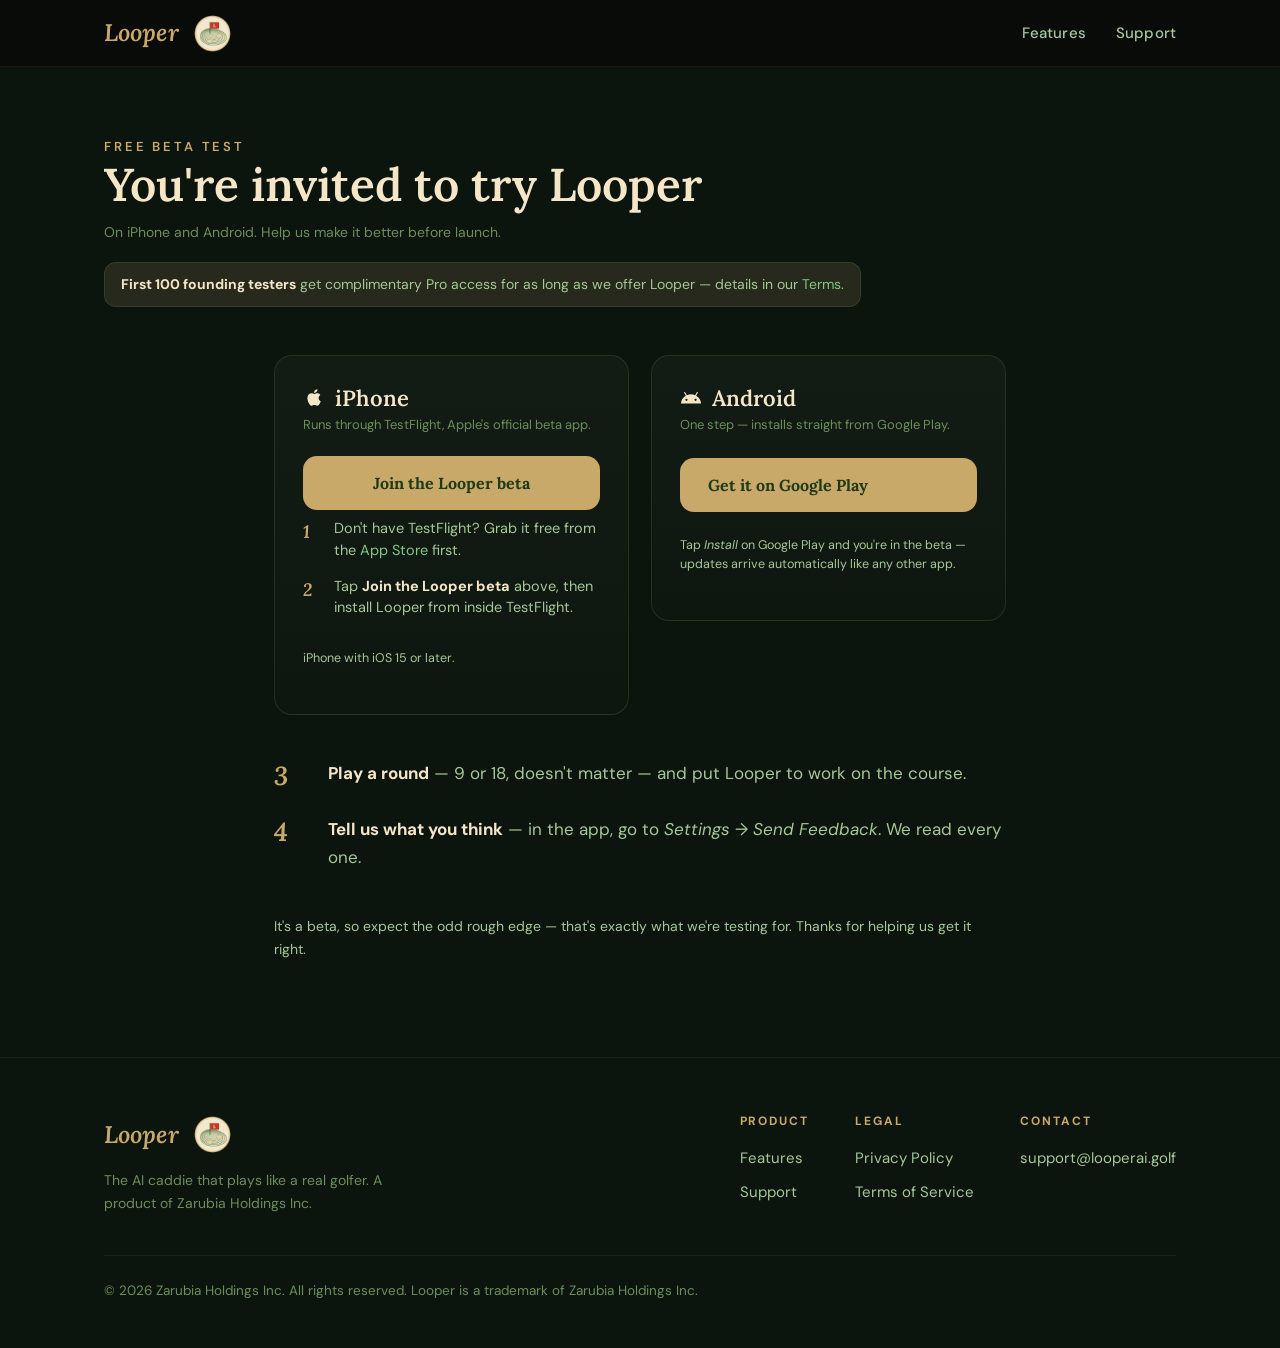
<file: beta.html>
<!DOCTYPE html>
<html lang="en">
<head>
  <meta charset="UTF-8" />
  <meta name="viewport" content="width=device-width, initial-scale=1.0" />
  <meta name="robots" content="noindex" />
  <title>Join the Beta — Looper</title>
  <meta name="description" content="Join the Looper beta on iPhone or Android. Try the AI caddie on your next round and tell us what you think." />
  <link rel="icon" type="image/png" href="assets/icon.png" />
  <link rel="apple-touch-icon" href="assets/icon.png" />
  <meta property="og:image" content="https://looperai.golf/assets/og.png" />
  <meta name="twitter:card" content="summary_large_image" />
  <meta name="theme-color" content="#0A0A0A" />
  <link rel="preconnect" href="https://fonts.googleapis.com" />
  <link rel="preconnect" href="https://fonts.gstatic.com" crossorigin />
  <link href="https://fonts.googleapis.com/css2?family=Lora:ital,wght@0,500;0,600;0,700;1,500;1,600&family=Libre+Baskerville:ital@0;1&family=DM+Sans:wght@400;500;600;700&display=swap" rel="stylesheet" />
  <link rel="stylesheet" href="styles.css?v=2" />
</head>
<body>

  <header class="site-header">
    <div class="wrap">
      <a href="index.html" class="brand">Looper<img src="assets/emblem.png" alt="" class="brand-mark" /></a>
      <nav class="nav">
        <a href="index.html#features" class="hide-sm">Features</a>
        <a href="support.html">Support</a>
      </nav>
    </div>
  </header>

  <section class="page-hero">
    <div class="wrap">
      <span class="eyebrow">Free beta test</span>
      <h1>You're invited to try Looper</h1>
      <p class="meta">On iPhone and Android. Help us make it better before launch.</p>
      <p class="beta-perk"><strong>First 100 founding testers</strong> get complimentary Pro access for as long as we offer Looper &mdash; details in our <a href="terms.html#founding-tester">Terms</a>.</p>
    </div>
  </section>

  <section class="legal">
    <div class="wrap">

      <!-- Shown only inside in-app browsers (Facebook/Instagram/etc). Embedded
           webviews often fail to hand off to Google Play or TestFlight -- push
           the user out to a real browser. -->
      <div class="iab-warn" role="alert">
        <p><strong>Open this page in your browser first.</strong> You're viewing this inside an app's built-in browser, which can block the Google Play and TestFlight links below.</p>
        <p class="iab-hint">Tap the <strong>&#8942;</strong> menu (top right) and choose <em>Open in browser</em> &mdash; or use the button below.</p>
        <a class="btn" id="iab-escape" href="https://looperai.golf/beta">Open in browser</a>
      </div>

      <div class="platform-grid">

        <!-- iPhone -->
        <div class="platform-card ios">
          <span class="platform-badge">Your device</span>
          <h2>
            <svg viewBox="0 0 24 24" aria-hidden="true"><path d="M17.05 12.04c-.02-2.27 1.85-3.36 1.94-3.41-1.06-1.55-2.71-1.76-3.29-1.78-1.4-.14-2.73.82-3.44.82-.71 0-1.8-.8-2.96-.78-1.52.02-2.93.88-3.71 2.24-1.58 2.74-.4 6.8 1.13 9.02.75 1.09 1.65 2.31 2.82 2.27 1.13-.05 1.56-.73 2.93-.73 1.36 0 1.75.73 2.95.71 1.22-.02 1.99-1.11 2.74-2.21.86-1.27 1.22-2.5 1.24-2.56-.03-.01-2.38-.91-2.4-3.62zM14.8 5.18c.62-.76 1.05-1.8.93-2.85-.9.04-2 .6-2.65 1.35-.58.67-1.09 1.74-.95 2.76 1.01.08 2.04-.51 2.67-1.26z"/></svg>
            iPhone
          </h2>
          <p class="pc-sub">Runs through TestFlight, Apple's official beta app.</p>
          <a class="btn" href="https://testflight.apple.com/join/bSM9FeWF">Join the Looper beta</a>
          <ol class="pc-steps">
            <li><span class="n">1</span><div>Don't have TestFlight? Grab it free from the <a href="https://apps.apple.com/app/testflight/id899247664">App Store</a> first.</div></li>
            <li><span class="n">2</span><div>Tap <strong>Join the Looper beta</strong> above, then install Looper from inside TestFlight.</div></li>
          </ol>
          <p class="pc-note">iPhone with iOS 15 or later.</p>
        </div>

        <!-- Android -->
        <div class="platform-card android">
          <span class="platform-badge">Your device</span>
          <h2>
            <svg viewBox="0 0 24 24" aria-hidden="true"><path d="M17.6 9.48l1.84-3.18c.16-.31.04-.69-.26-.85-.29-.15-.65-.06-.83.22l-1.88 3.24a11.43 11.43 0 0 0-8.94 0L5.65 5.67c-.19-.29-.57-.38-.87-.2-.28.18-.37.54-.22.83L6.4 9.48A10.78 10.78 0 0 0 1 18h22a10.78 10.78 0 0 0-5.4-8.52zM7 15.25a1.25 1.25 0 1 1 0-2.5 1.25 1.25 0 0 1 0 2.5zm10 0a1.25 1.25 0 1 1 0-2.5 1.25 1.25 0 0 1 0 2.5z"/></svg>
            Android
          </h2>
          <p class="pc-sub">One step &mdash; installs straight from Google Play.</p>
          <div class="pc-actions">
            <a class="btn btn-block" href="https://play.google.com/store/apps/details?id=com.zarubia.golf">Get it on Google Play</a>
          </div>
          <p class="pc-note">Tap <em>Install</em> on Google Play and you're in the beta &mdash; updates arrive automatically like any other app.</p>
        </div>

      </div>

      <ol class="beta-steps">
        <li>
          <span class="beta-steps-num">3</span>
          <div>
            <strong>Play a round</strong> &mdash; 9 or 18, doesn't matter &mdash; and put Looper to work on the course.
          </div>
        </li>
        <li>
          <span class="beta-steps-num">4</span>
          <div>
            <strong>Tell us what you think</strong> &mdash; in the app, go to <em>Settings &rarr; Send Feedback</em>. We read every one.
          </div>
        </li>
      </ol>

      <p class="fine-print">It's a beta, so expect the odd rough edge &mdash; that's exactly what we're testing for. Thanks for helping us get it right.</p>

    </div>
  </section>

  <footer class="site-footer">
    <div class="wrap">
      <div class="footer-grid">
        <div class="footer-brand">
          <a href="index.html" class="brand">Looper<img src="assets/emblem.png" alt="" class="brand-mark" /></a>
          <p>The AI caddie that plays like a real golfer. A product of Zarubia Holdings Inc.</p>
        </div>
        <div class="footer-links">
          <div class="footer-col">
            <h4>Product</h4>
            <a href="index.html#features">Features</a>
            <a href="support.html">Support</a>
          </div>
          <div class="footer-col">
            <h4>Legal</h4>
            <a href="privacy.html">Privacy Policy</a>
            <a href="terms.html">Terms of Service</a>
          </div>
          <div class="footer-col">
            <h4>Contact</h4>
            <a href="mailto:support@looperai.golf">support@looperai.golf</a>
          </div>
        </div>
      </div>
      <div class="footer-legal">
        &copy; 2026 Zarubia Holdings Inc. All rights reserved. Looper is a trademark of Zarubia Holdings Inc.
      </div>
    </div>
  </footer>

  <script>
    (function () {
      var ua = navigator.userAgent || '';
      var isIOS = /iPad|iPhone|iPod/.test(ua) ||
        (navigator.platform === 'MacIntel' && navigator.maxTouchPoints > 1);
      var isAndroid = /Android/.test(ua);
      if (isIOS) document.body.classList.add('is-ios');
      else if (isAndroid) document.body.classList.add('is-android');

      // In-app browsers (Facebook, Instagram, etc.) run an embedded webview.
      // Google blocks sign-in in those, which makes the Google-Groups join step
      // impossible -- so surface a banner pushing the user to a real browser.
      var isInApp =
        /FBAN|FBAV|FB_IAB|FBIOS|Instagram|Line\/|Snapchat|TikTok|Pinterest/i.test(ua) ||
        /\bTwitter|LinkedInApp|MicroMessenger/i.test(ua) ||
        (isAndroid && /;\s*wv\)/i.test(ua));               // generic Android webview

      if (isInApp) {
        document.body.classList.add('is-inapp');
        // On Android an intent:// URL hands the page to Chrome directly.
        if (isAndroid) {
          var esc = document.getElementById('iab-escape');
          if (esc) {
            esc.setAttribute('href',
              'intent://looperai.golf/beta#Intent;scheme=https;package=com.android.chrome;end');
          }
        }
      }
    })();
  </script>

</body>
</html>
</file>
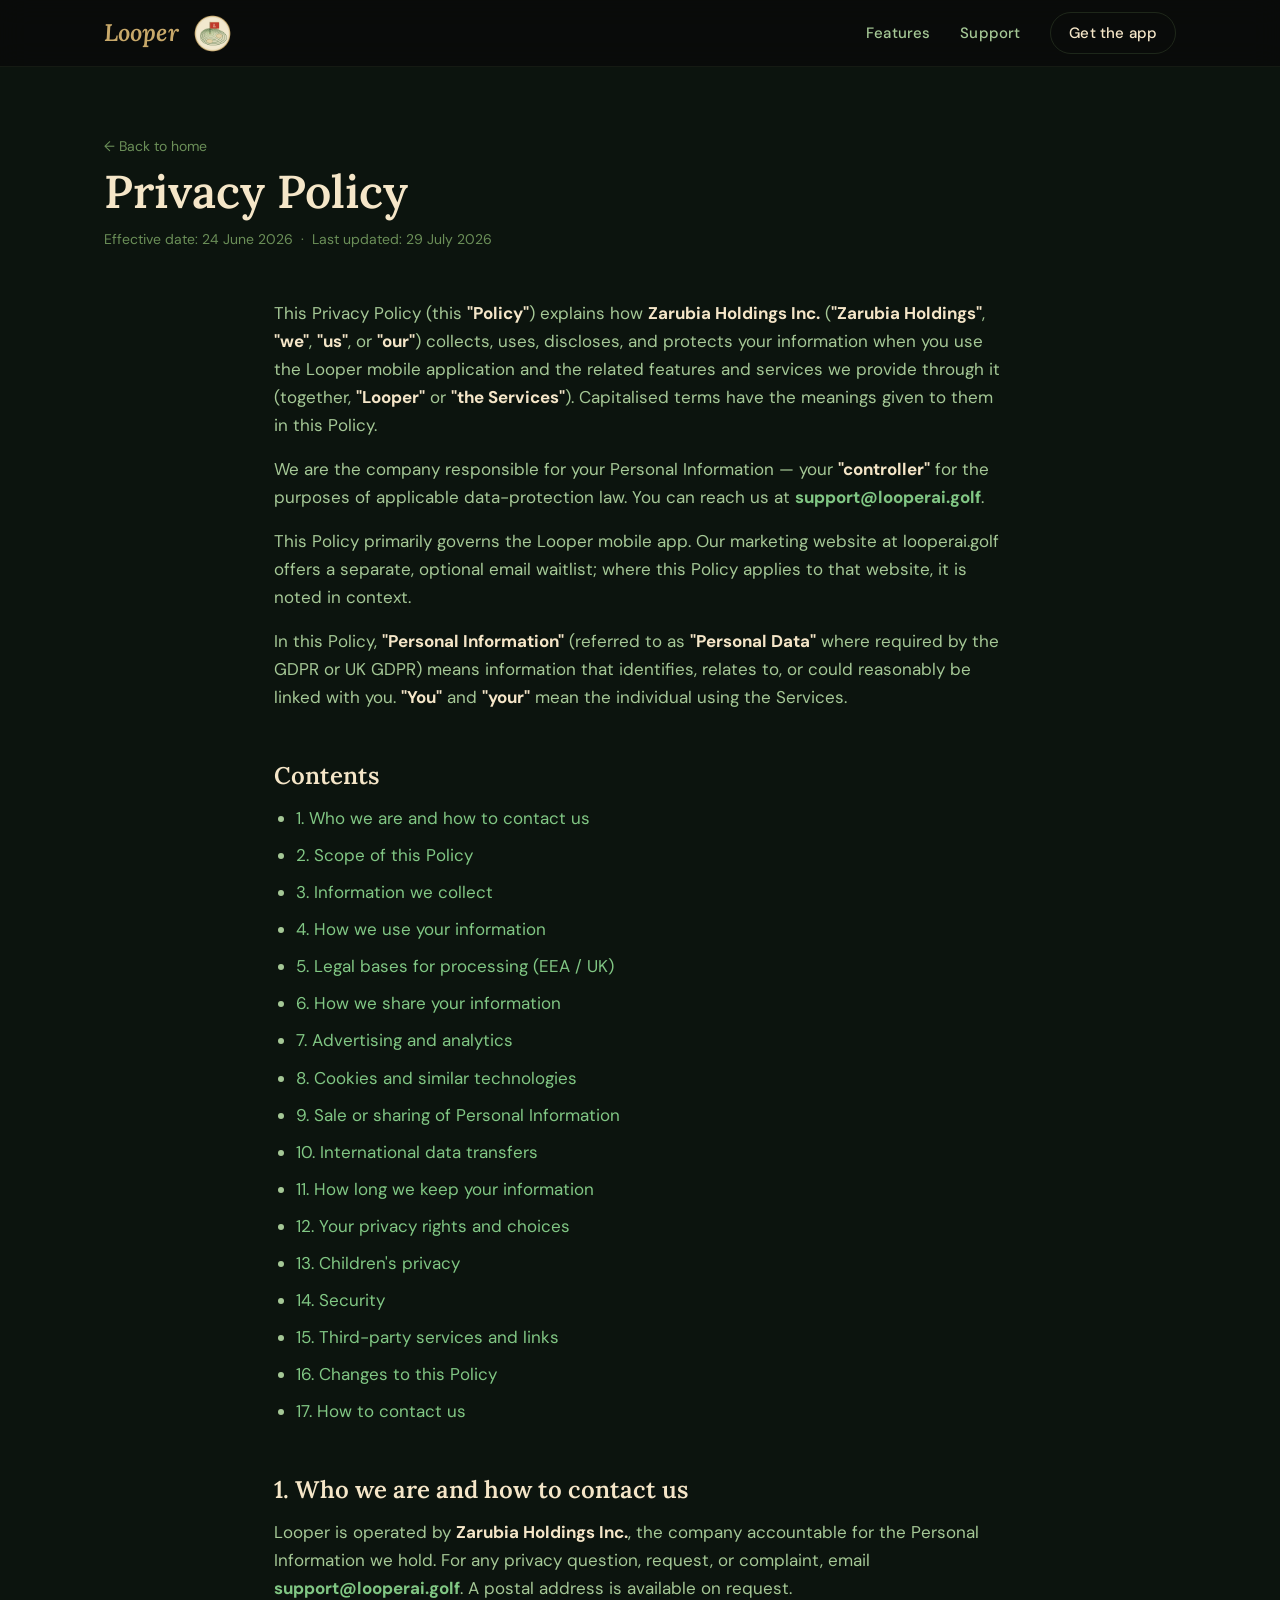
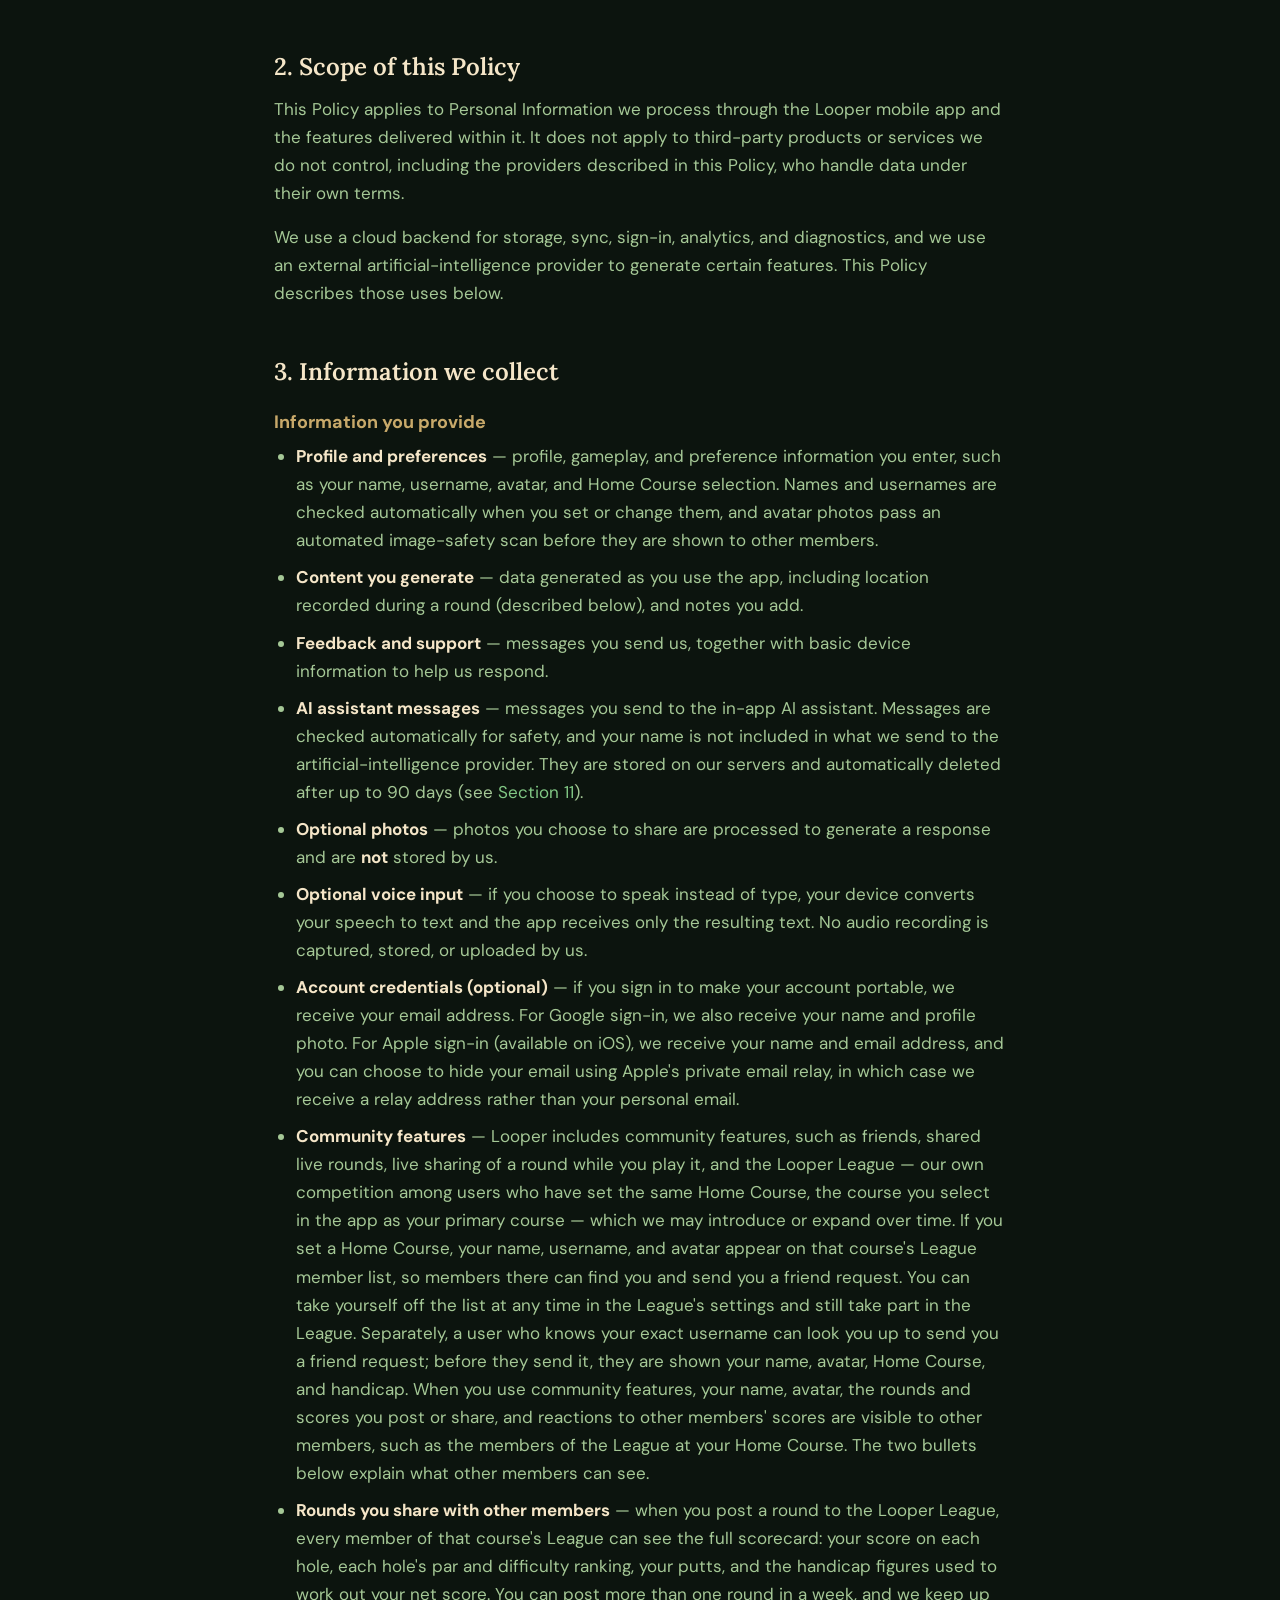
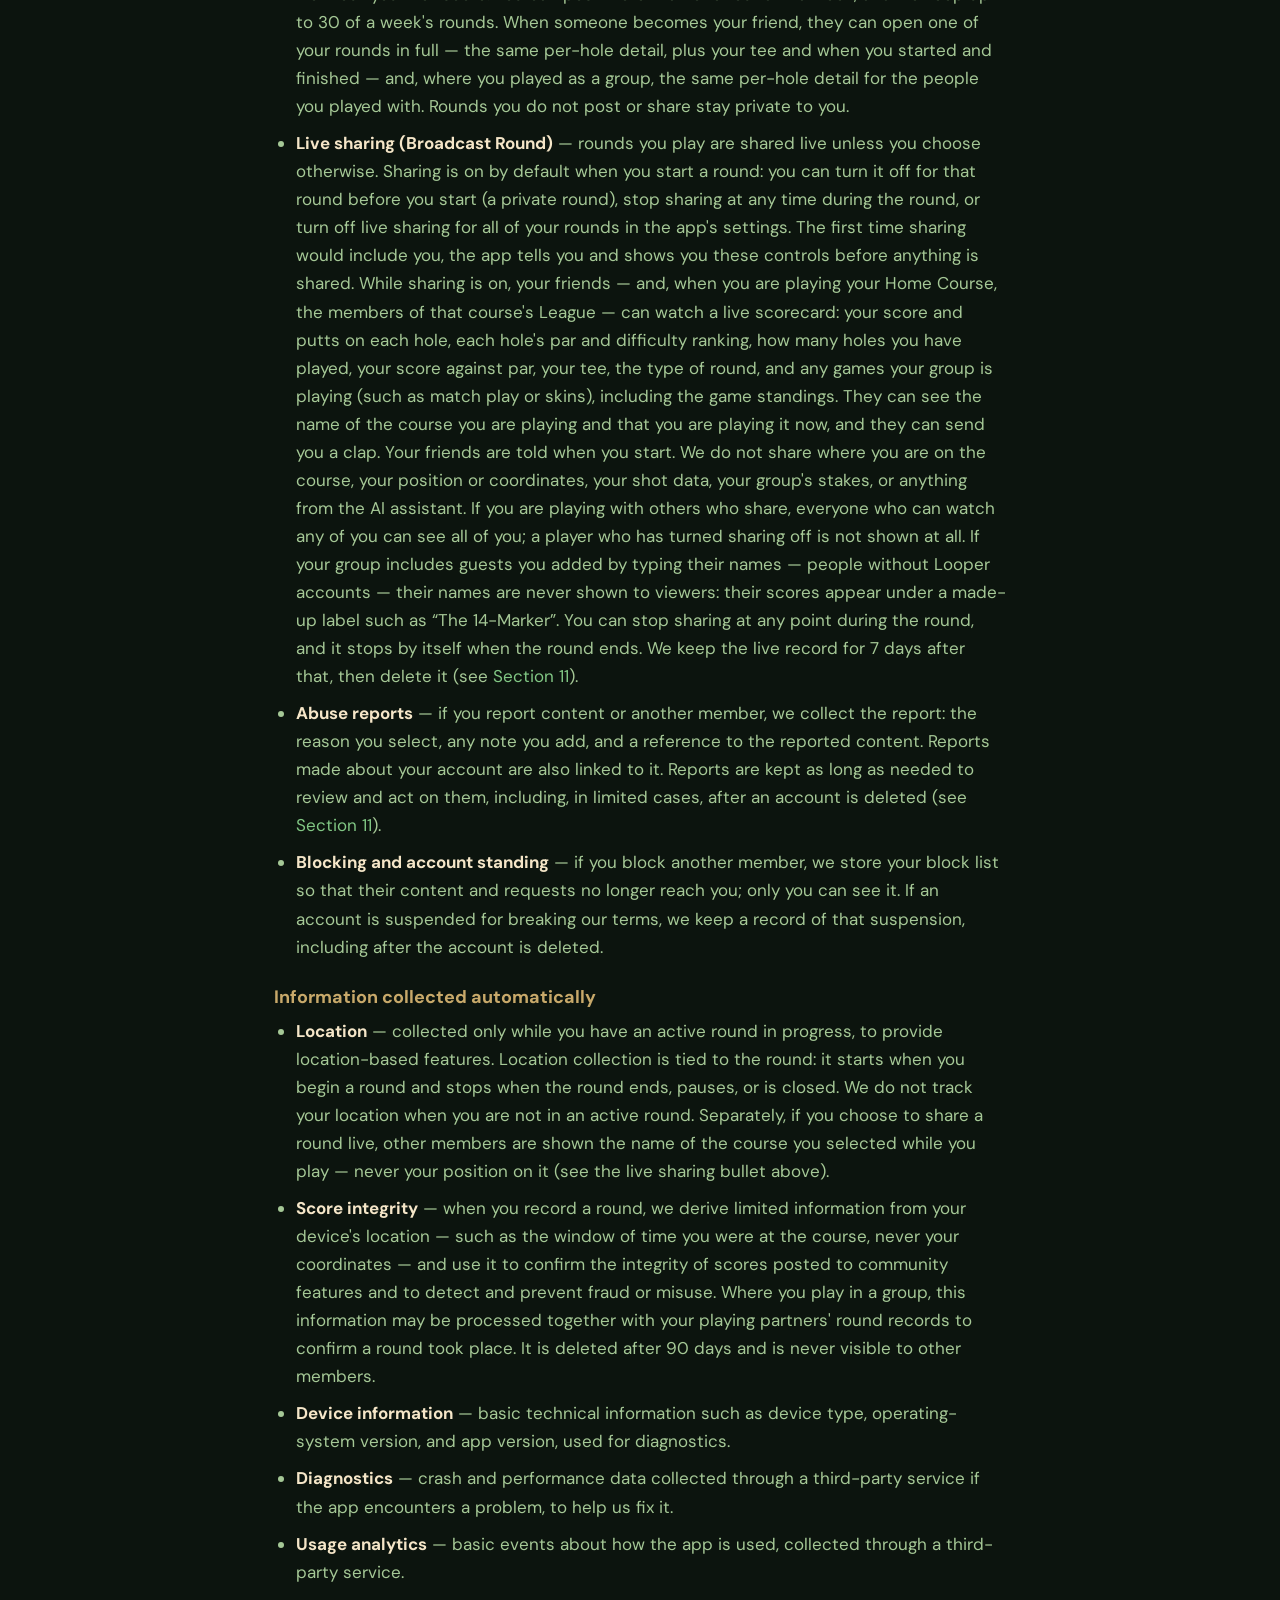
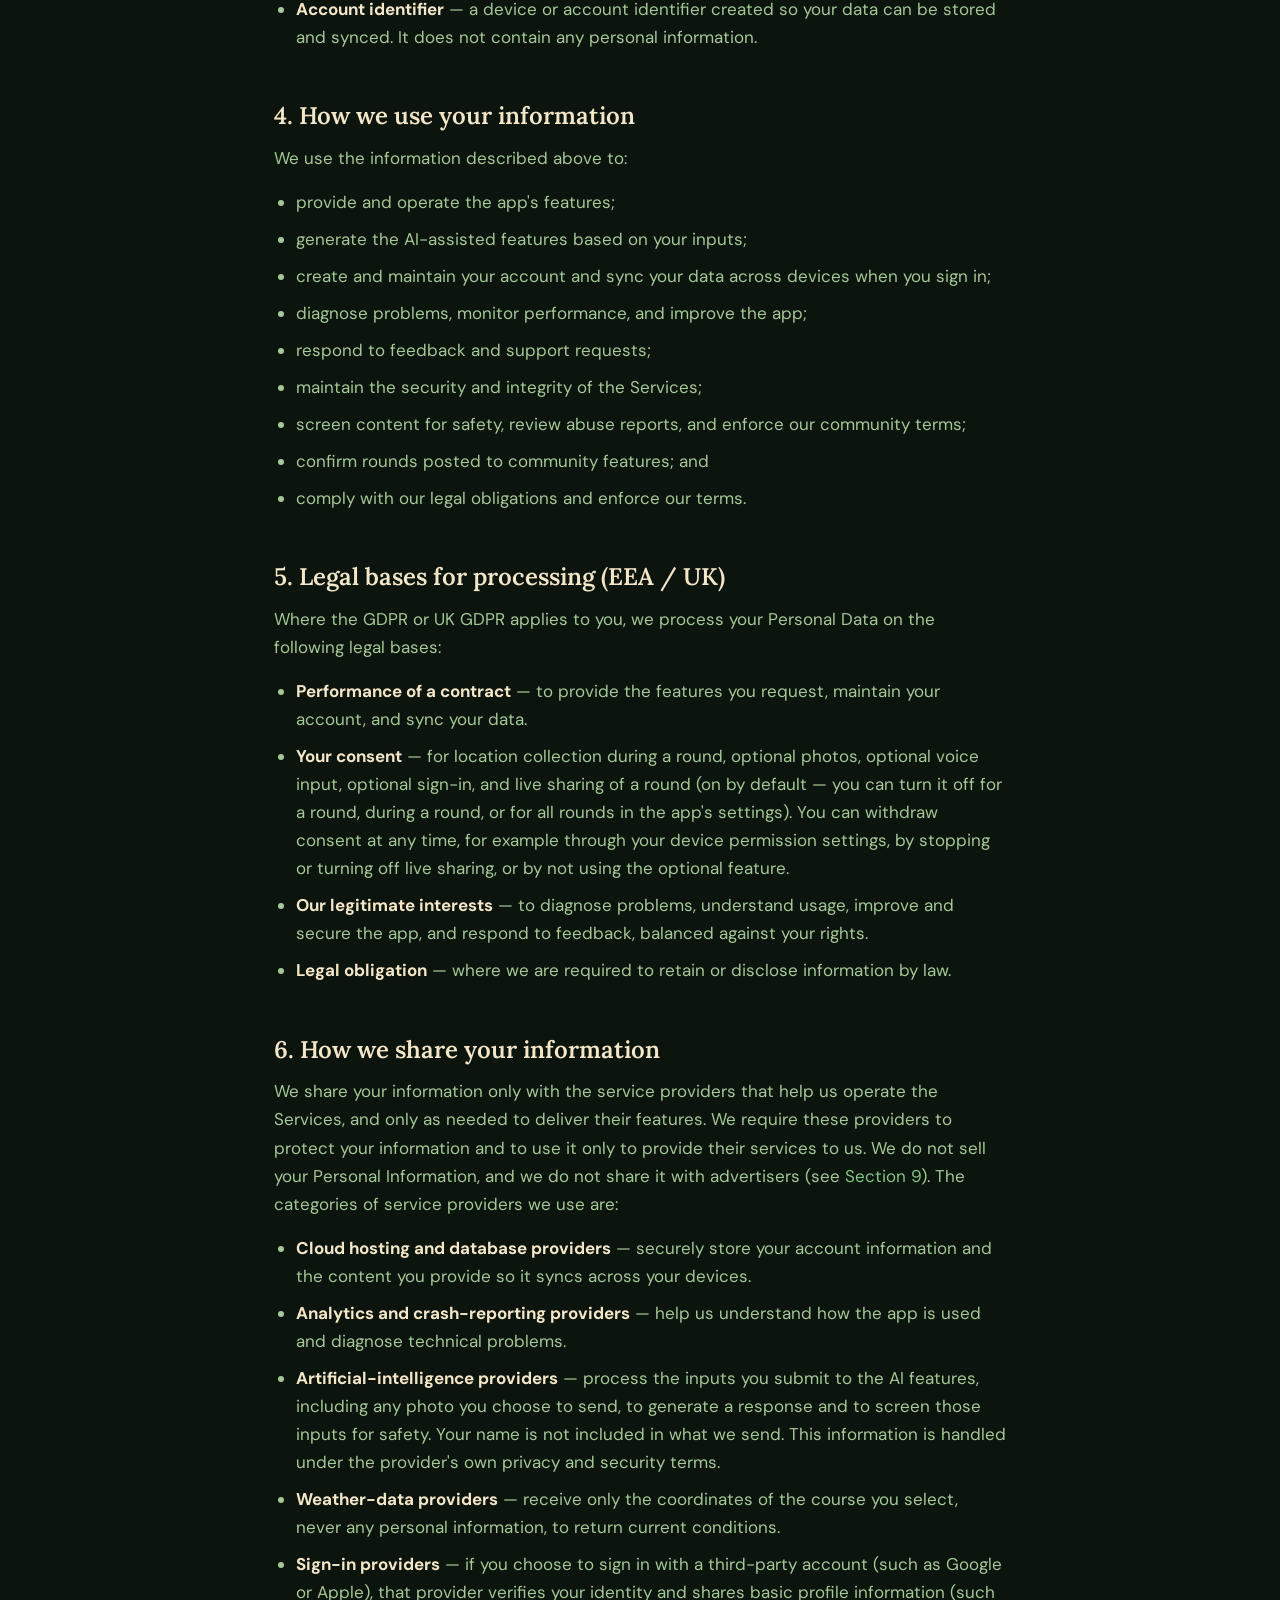
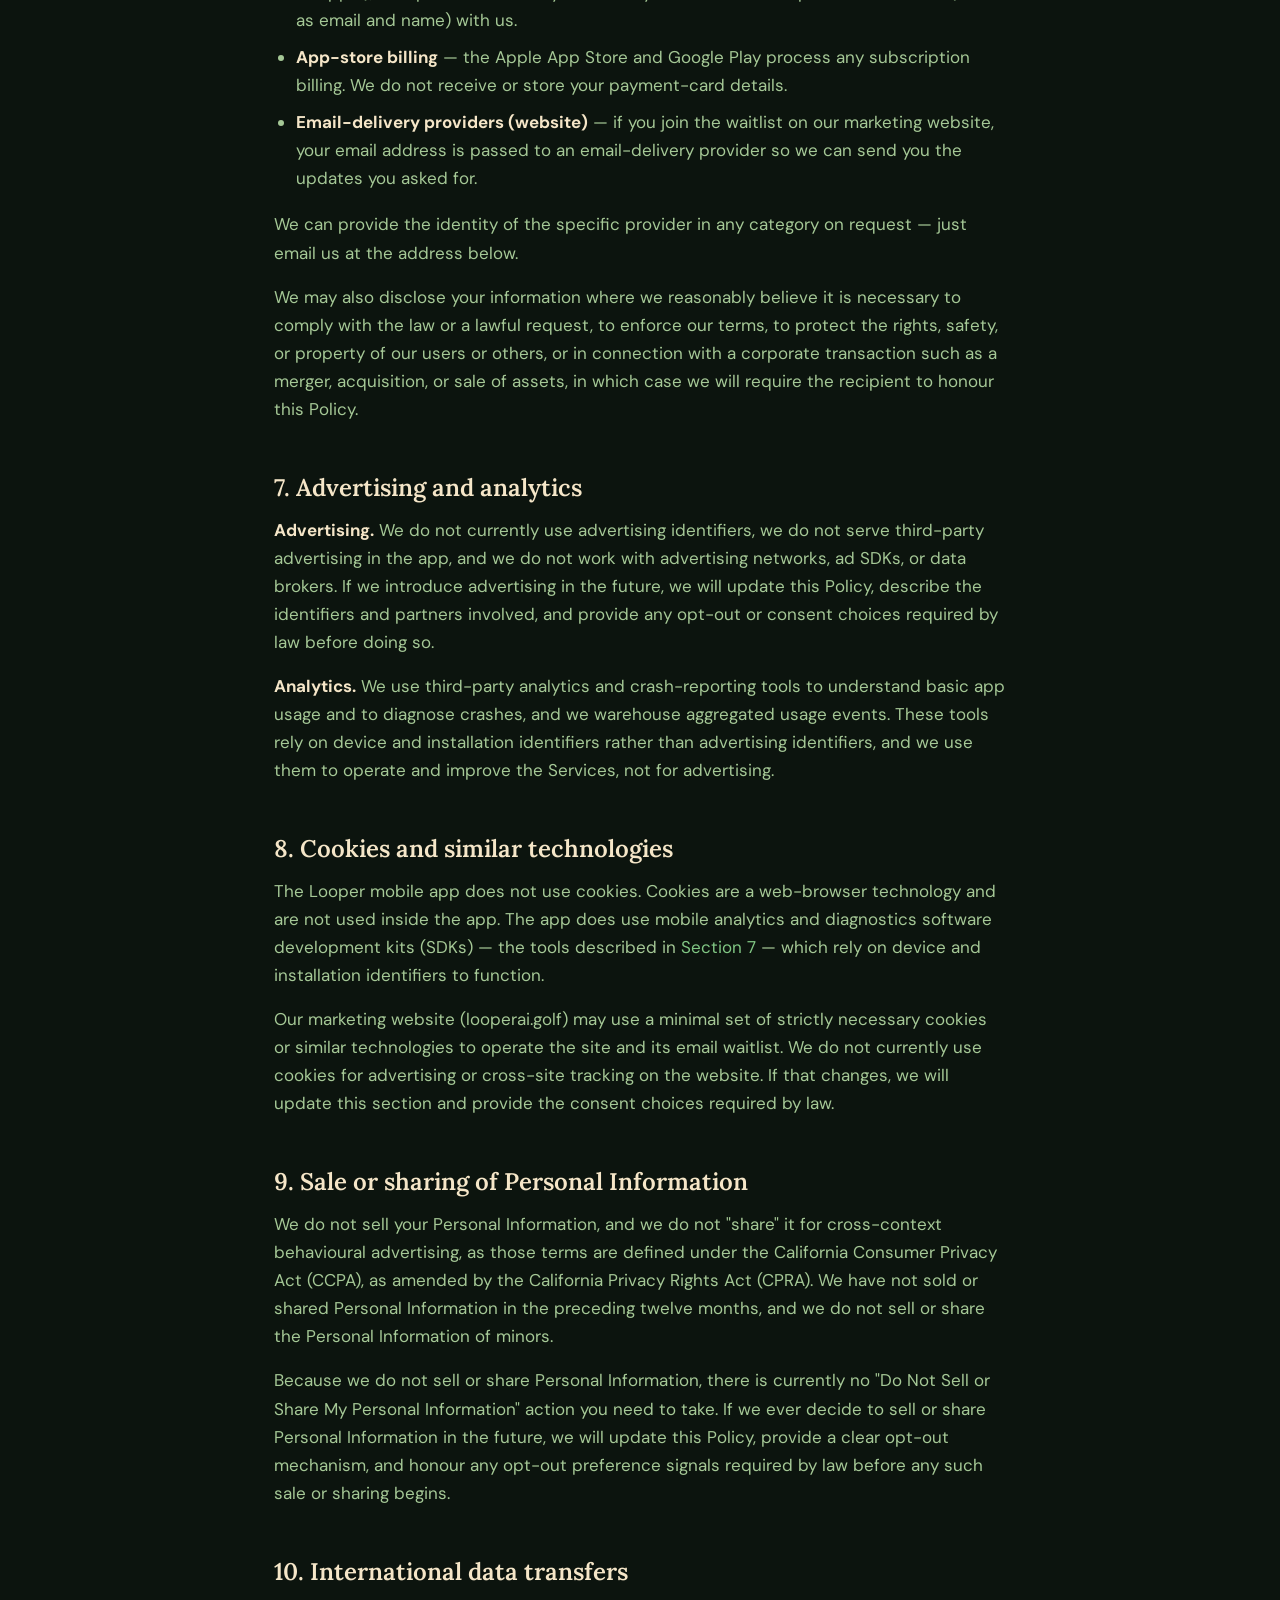
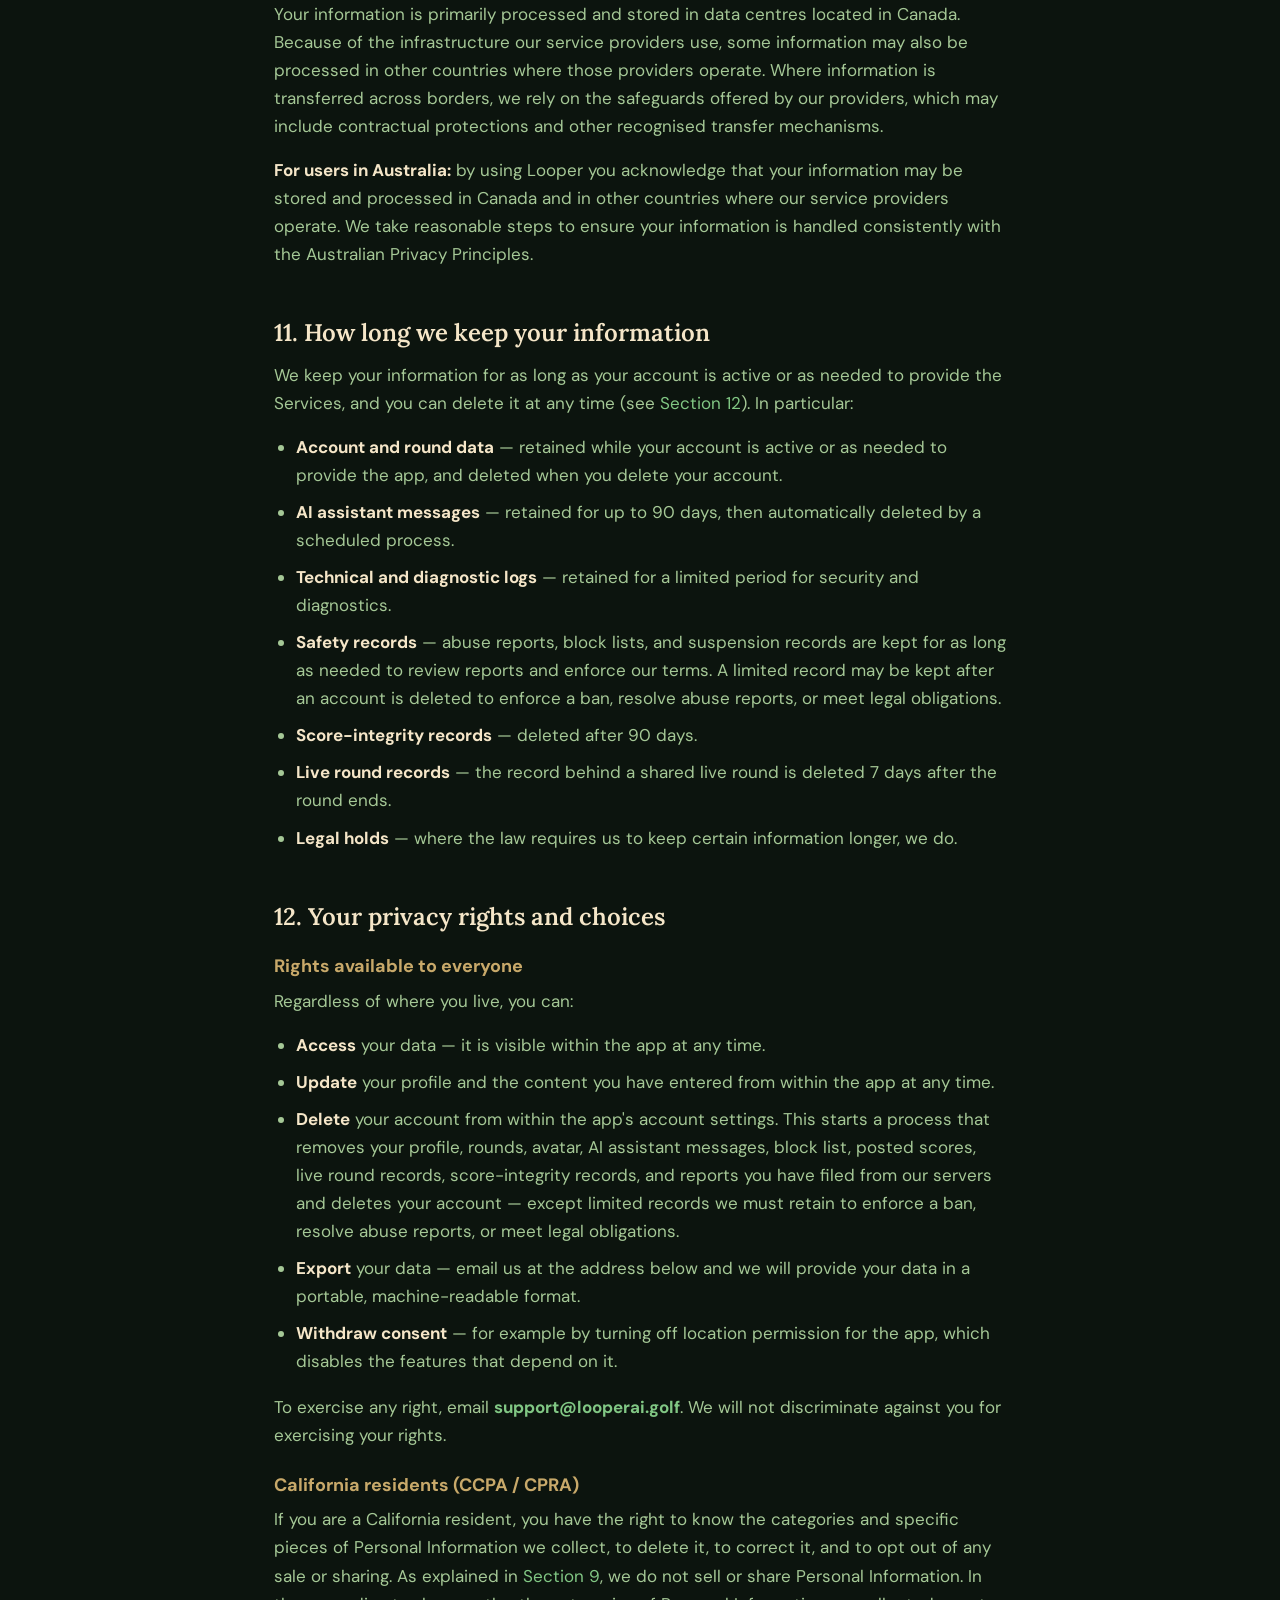
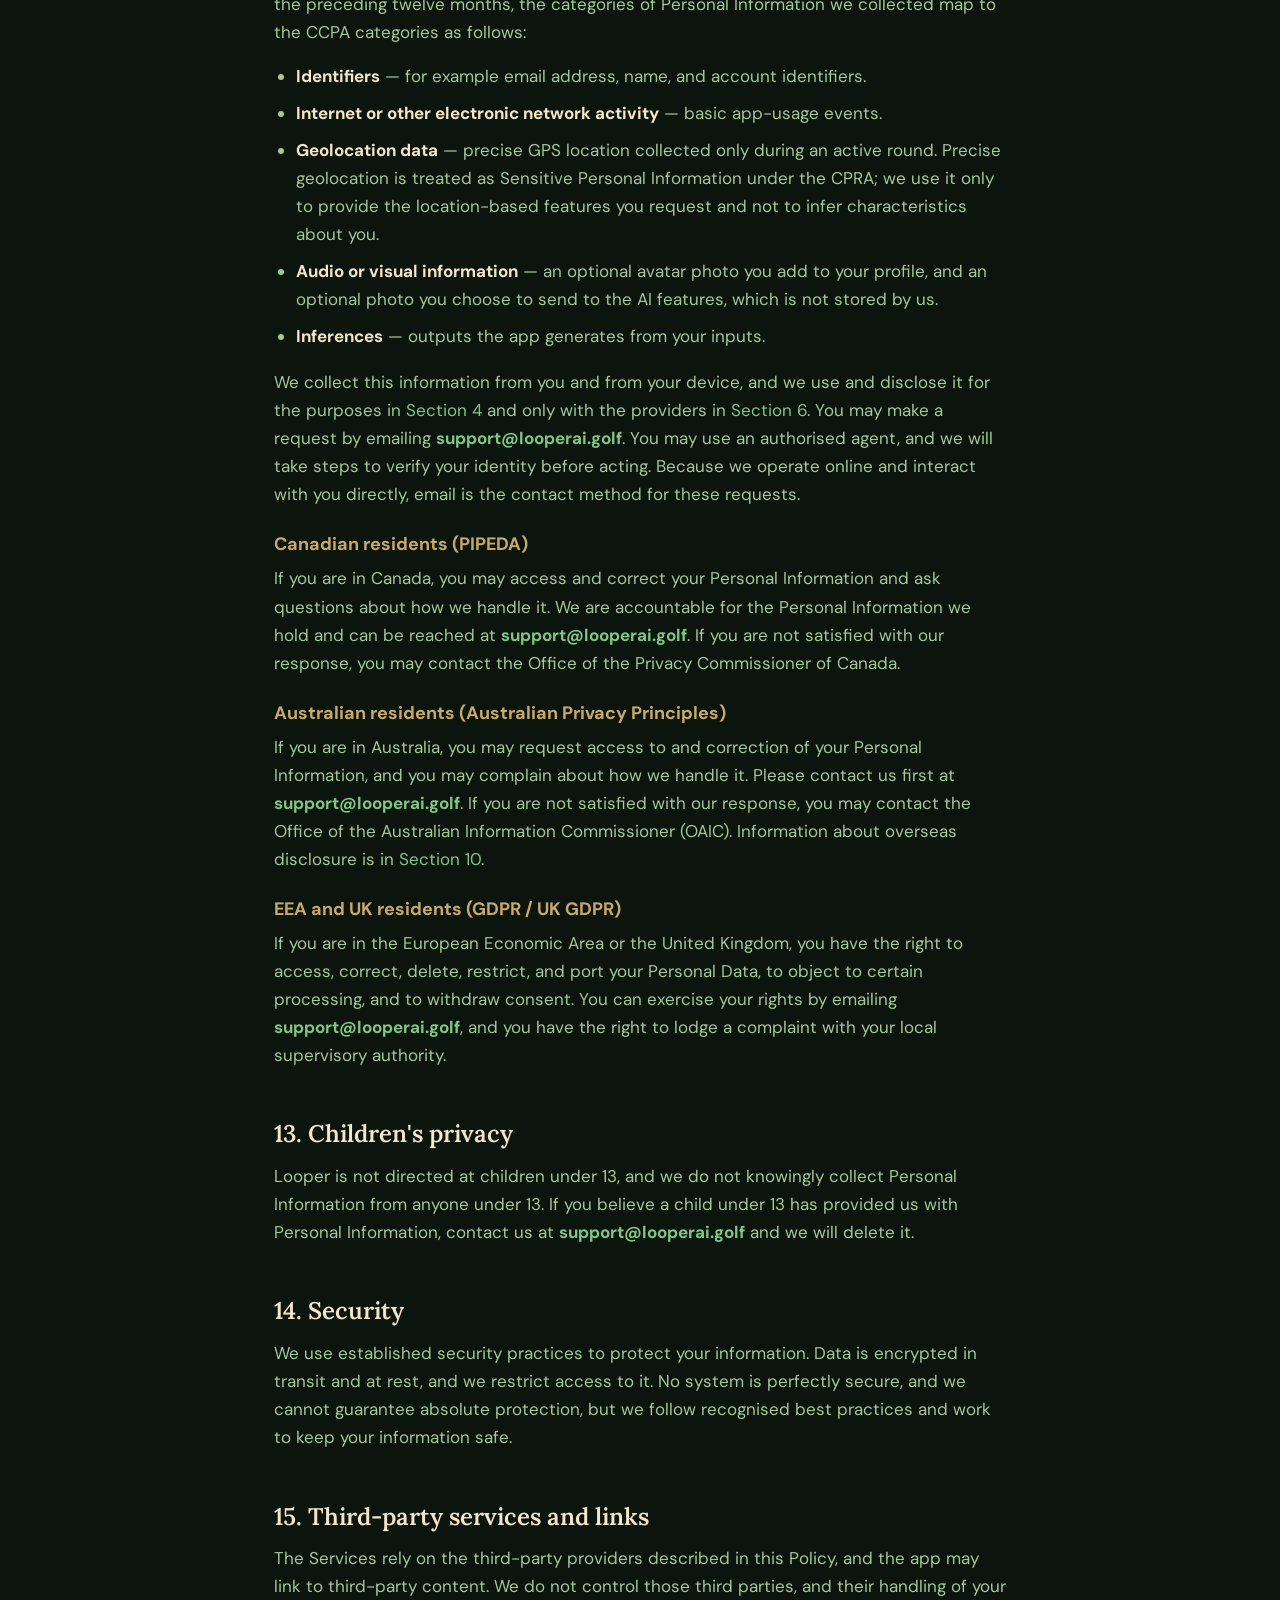
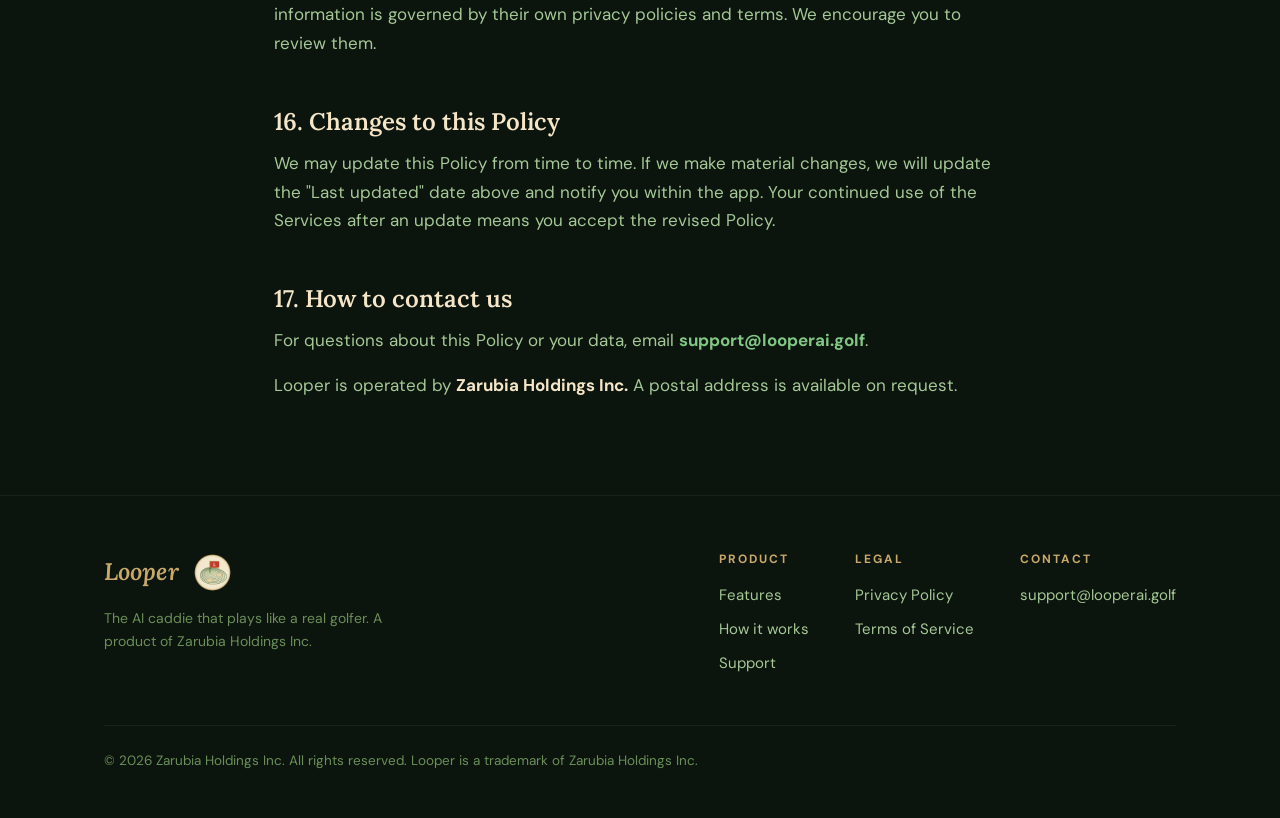
<file: privacy.html>
<!DOCTYPE html>
<html lang="en">
<head>
  <meta charset="UTF-8" />
  <meta name="viewport" content="width=device-width, initial-scale=1.0" />
  <title>Privacy Policy — Looper</title>
  <meta name="description" content="How Looper collects, uses and protects your information." />
  <link rel="icon" type="image/png" href="assets/icon.png" />
  <link rel="apple-touch-icon" href="assets/icon.png" />
  <meta property="og:image" content="https://looperai.golf/assets/og.png" />
  <meta name="twitter:card" content="summary_large_image" />
  <meta name="theme-color" content="#0A0A0A" />
  <link rel="preconnect" href="https://fonts.googleapis.com" />
  <link rel="preconnect" href="https://fonts.gstatic.com" crossorigin />
  <link href="https://fonts.googleapis.com/css2?family=Lora:ital,wght@0,500;0,600;0,700;1,500;1,600&family=Libre+Baskerville:ital@0;1&family=DM+Sans:wght@400;500;600;700&display=swap" rel="stylesheet" />
  <link rel="stylesheet" href="styles.css" />
</head>
<body>

  <header class="site-header">
    <div class="wrap">
      <a href="index.html" class="brand">Looper<img src="assets/emblem.png" alt="" class="brand-mark" /></a>
      <nav class="nav">
        <a href="index.html#features" class="hide-sm">Features</a>
        <a href="support.html">Support</a>
        <a href="index.html#get" class="nav-cta">Get the app</a>
      </nav>
    </div>
  </header>

  <section class="page-hero">
    <div class="wrap">
      <a href="index.html" class="back-link">&larr; Back to home</a>
      <h1>Privacy Policy</h1>
      <p class="meta">Effective date: 24 June 2026 &nbsp;&middot;&nbsp; Last updated: 29 July 2026</p>
    </div>
  </section>

  <section class="legal">
    <div class="wrap">
      <p>This Privacy Policy (this <strong>"Policy"</strong>) explains how <strong>Zarubia Holdings Inc.</strong> (<strong>"Zarubia Holdings"</strong>, <strong>"we"</strong>, <strong>"us"</strong>, or <strong>"our"</strong>) collects, uses, discloses, and protects your information when you use the Looper mobile application and the related features and services we provide through it (together, <strong>"Looper"</strong> or <strong>"the Services"</strong>). Capitalised terms have the meanings given to them in this Policy.</p>
      <p>We are the company responsible for your Personal Information &mdash; your <strong>"controller"</strong> for the purposes of applicable data-protection law. You can reach us at <strong><a href="mailto:support@looperai.golf">support@looperai.golf</a></strong>.</p>
      <p>This Policy primarily governs the Looper mobile app. Our marketing website at looperai.golf offers a separate, optional email waitlist; where this Policy applies to that website, it is noted in context.</p>
      <p>In this Policy, <strong>"Personal Information"</strong> (referred to as <strong>"Personal Data"</strong> where required by the GDPR or UK GDPR) means information that identifies, relates to, or could reasonably be linked with you. <strong>"You"</strong> and <strong>"your"</strong> mean the individual using the Services.</p>

      <h2 id="toc">Contents</h2>
      <ul>
        <li><a href="#who-we-are">1. Who we are and how to contact us</a></li>
        <li><a href="#scope">2. Scope of this Policy</a></li>
        <li><a href="#info-we-collect">3. Information we collect</a></li>
        <li><a href="#how-we-use">4. How we use your information</a></li>
        <li><a href="#legal-bases">5. Legal bases for processing (EEA / UK)</a></li>
        <li><a href="#how-we-share">6. How we share your information</a></li>
        <li><a href="#advertising-analytics">7. Advertising and analytics</a></li>
        <li><a href="#cookies">8. Cookies and similar technologies</a></li>
        <li><a href="#sale-sharing">9. Sale or sharing of Personal Information</a></li>
        <li><a href="#international">10. International data transfers</a></li>
        <li><a href="#retention">11. How long we keep your information</a></li>
        <li><a href="#your-rights">12. Your privacy rights and choices</a></li>
        <li><a href="#children">13. Children's privacy</a></li>
        <li><a href="#security">14. Security</a></li>
        <li><a href="#third-party-links">15. Third-party services and links</a></li>
        <li><a href="#changes">16. Changes to this Policy</a></li>
        <li><a href="#contact">17. How to contact us</a></li>
      </ul>

      <h2 id="who-we-are">1. Who we are and how to contact us</h2>
      <p>Looper is operated by <strong>Zarubia Holdings Inc.</strong>, the company accountable for the Personal Information we hold. For any privacy question, request, or complaint, email <strong><a href="mailto:support@looperai.golf">support@looperai.golf</a></strong>. A postal address is available on request.</p>

      <h2 id="scope">2. Scope of this Policy</h2>
      <p>This Policy applies to Personal Information we process through the Looper mobile app and the features delivered within it. It does not apply to third-party products or services we do not control, including the providers described in this Policy, who handle data under their own terms.</p>
      <p>We use a cloud backend for storage, sync, sign-in, analytics, and diagnostics, and we use an external artificial-intelligence provider to generate certain features. This Policy describes those uses below.</p>

      <h2 id="info-we-collect">3. Information we collect</h2>
      <h3>Information you provide</h3>
      <ul>
        <li><strong>Profile and preferences</strong> &mdash; profile, gameplay, and preference information you enter, such as your name, username, avatar, and Home Course selection. Names and usernames are checked automatically when you set or change them, and avatar photos pass an automated image-safety scan before they are shown to other members.</li>
        <li><strong>Content you generate</strong> &mdash; data generated as you use the app, including location recorded during a round (described below), and notes you add.</li>
        <li><strong>Feedback and support</strong> &mdash; messages you send us, together with basic device information to help us respond.</li>
        <li><strong>AI assistant messages</strong> &mdash; messages you send to the in-app AI assistant. Messages are checked automatically for safety, and your name is not included in what we send to the artificial-intelligence provider. They are stored on our servers and automatically deleted after up to 90 days (see <a href="#retention">Section 11</a>).</li>
        <li><strong>Optional photos</strong> &mdash; photos you choose to share are processed to generate a response and are <strong>not</strong> stored by us.</li>
        <li><strong>Optional voice input</strong> &mdash; if you choose to speak instead of type, your device converts your speech to text and the app receives only the resulting text. No audio recording is captured, stored, or uploaded by us.</li>
        <li><strong>Account credentials (optional)</strong> &mdash; if you sign in to make your account portable, we receive your email address. For Google sign-in, we also receive your name and profile photo. For Apple sign-in (available on iOS), we receive your name and email address, and you can choose to hide your email using Apple's private email relay, in which case we receive a relay address rather than your personal email.</li>
        <li><strong>Community features</strong> &mdash; Looper includes community features, such as friends, shared live rounds, live sharing of a round while you play it, and the Looper League &mdash; our own competition among users who have set the same Home Course, the course you select in the app as your primary course &mdash; which we may introduce or expand over time. If you set a Home Course, your name, username, and avatar appear on that course's League member list, so members there can find you and send you a friend request. You can take yourself off the list at any time in the League's settings and still take part in the League. Separately, a user who knows your exact username can look you up to send you a friend request; before they send it, they are shown your name, avatar, Home Course, and handicap. When you use community features, your name, avatar, the rounds and scores you post or share, and reactions to other members' scores are visible to other members, such as the members of the League at your Home Course. The two bullets below explain what other members can see.</li>
        <li><strong>Rounds you share with other members</strong> &mdash; when you post a round to the Looper League, every member of that course's League can see the full scorecard: your score on each hole, each hole's par and difficulty ranking, your putts, and the handicap figures used to work out your net score. You can post more than one round in a week, and we keep up to 30 of a week's rounds. When someone becomes your friend, they can open one of your rounds in full &mdash; the same per-hole detail, plus your tee and when you started and finished &mdash; and, where you played as a group, the same per-hole detail for the people you played with. Rounds you do not post or share stay private to you.</li>
        <li><strong>Live sharing (Broadcast Round)</strong> &mdash; rounds you play are shared live unless you choose otherwise. Sharing is on by default when you start a round: you can turn it off for that round before you start (a private round), stop sharing at any time during the round, or turn off live sharing for all of your rounds in the app's settings. The first time sharing would include you, the app tells you and shows you these controls before anything is shared. While sharing is on, your friends &mdash; and, when you are playing your Home Course, the members of that course's League &mdash; can watch a live scorecard: your score and putts on each hole, each hole's par and difficulty ranking, how many holes you have played, your score against par, your tee, the type of round, and any games your group is playing (such as match play or skins), including the game standings. They can see the name of the course you are playing and that you are playing it now, and they can send you a clap. Your friends are told when you start. We do not share where you are on the course, your position or coordinates, your shot data, your group's stakes, or anything from the AI assistant. If you are playing with others who share, everyone who can watch any of you can see all of you; a player who has turned sharing off is not shown at all. If your group includes guests you added by typing their names &mdash; people without Looper accounts &mdash; their names are never shown to viewers: their scores appear under a made-up label such as &ldquo;The 14-Marker&rdquo;. You can stop sharing at any point during the round, and it stops by itself when the round ends. We keep the live record for 7 days after that, then delete it (see <a href="#retention">Section 11</a>).</li>
        <li><strong>Abuse reports</strong> &mdash; if you report content or another member, we collect the report: the reason you select, any note you add, and a reference to the reported content. Reports made about your account are also linked to it. Reports are kept as long as needed to review and act on them, including, in limited cases, after an account is deleted (see <a href="#retention">Section 11</a>).</li>
        <li><strong>Blocking and account standing</strong> &mdash; if you block another member, we store your block list so that their content and requests no longer reach you; only you can see it. If an account is suspended for breaking our terms, we keep a record of that suspension, including after the account is deleted.</li>
      </ul>

      <h3>Information collected automatically</h3>
      <ul>
        <li><strong>Location</strong> &mdash; collected only while you have an active round in progress, to provide location-based features. Location collection is tied to the round: it starts when you begin a round and stops when the round ends, pauses, or is closed. We do not track your location when you are not in an active round. Separately, if you choose to share a round live, other members are shown the name of the course you selected while you play &mdash; never your position on it (see the live sharing bullet above).</li>
        <li><strong>Score integrity</strong> &mdash; when you record a round, we derive limited information from your device's location &mdash; such as the window of time you were at the course, never your coordinates &mdash; and use it to confirm the integrity of scores posted to community features and to detect and prevent fraud or misuse. Where you play in a group, this information may be processed together with your playing partners' round records to confirm a round took place. It is deleted after 90 days and is never visible to other members.</li>
        <li><strong>Device information</strong> &mdash; basic technical information such as device type, operating-system version, and app version, used for diagnostics.</li>
        <li><strong>Diagnostics</strong> &mdash; crash and performance data collected through a third-party service if the app encounters a problem, to help us fix it.</li>
        <li><strong>Usage analytics</strong> &mdash; basic events about how the app is used, collected through a third-party service.</li>
        <li><strong>Account identifier</strong> &mdash; a device or account identifier created so your data can be stored and synced. It does not contain any personal information.</li>
      </ul>

      <h2 id="how-we-use">4. How we use your information</h2>
      <p>We use the information described above to:</p>
      <ul>
        <li>provide and operate the app's features;</li>
        <li>generate the AI-assisted features based on your inputs;</li>
        <li>create and maintain your account and sync your data across devices when you sign in;</li>
        <li>diagnose problems, monitor performance, and improve the app;</li>
        <li>respond to feedback and support requests;</li>
        <li>maintain the security and integrity of the Services;</li>
        <li>screen content for safety, review abuse reports, and enforce our community terms;</li>
        <li>confirm rounds posted to community features; and</li>
        <li>comply with our legal obligations and enforce our terms.</li>
      </ul>

      <h2 id="legal-bases">5. Legal bases for processing (EEA / UK)</h2>
      <p>Where the GDPR or UK GDPR applies to you, we process your Personal Data on the following legal bases:</p>
      <ul>
        <li><strong>Performance of a contract</strong> &mdash; to provide the features you request, maintain your account, and sync your data.</li>
        <li><strong>Your consent</strong> &mdash; for location collection during a round, optional photos, optional voice input, optional sign-in, and live sharing of a round (on by default &mdash; you can turn it off for a round, during a round, or for all rounds in the app's settings). You can withdraw consent at any time, for example through your device permission settings, by stopping or turning off live sharing, or by not using the optional feature.</li>
        <li><strong>Our legitimate interests</strong> &mdash; to diagnose problems, understand usage, improve and secure the app, and respond to feedback, balanced against your rights.</li>
        <li><strong>Legal obligation</strong> &mdash; where we are required to retain or disclose information by law.</li>
      </ul>

      <h2 id="how-we-share">6. How we share your information</h2>
      <p>We share your information only with the service providers that help us operate the Services, and only as needed to deliver their features. We require these providers to protect your information and to use it only to provide their services to us. We do not sell your Personal Information, and we do not share it with advertisers (see <a href="#sale-sharing">Section 9</a>). The categories of service providers we use are:</p>
      <ul>
        <li><strong>Cloud hosting and database providers</strong> &mdash; securely store your account information and the content you provide so it syncs across your devices.</li>
        <li><strong>Analytics and crash-reporting providers</strong> &mdash; help us understand how the app is used and diagnose technical problems.</li>
        <li><strong>Artificial-intelligence providers</strong> &mdash; process the inputs you submit to the AI features, including any photo you choose to send, to generate a response and to screen those inputs for safety. Your name is not included in what we send. This information is handled under the provider's own privacy and security terms.</li>
        <li><strong>Weather-data providers</strong> &mdash; receive only the coordinates of the course you select, never any personal information, to return current conditions.</li>
        <li><strong>Sign-in providers</strong> &mdash; if you choose to sign in with a third-party account (such as Google or Apple), that provider verifies your identity and shares basic profile information (such as email and name) with us.</li>
        <li><strong>App-store billing</strong> &mdash; the Apple App Store and Google Play process any subscription billing. We do not receive or store your payment-card details.</li>
        <li><strong>Email-delivery providers (website)</strong> &mdash; if you join the waitlist on our marketing website, your email address is passed to an email-delivery provider so we can send you the updates you asked for.</li>
      </ul>
      <p>We can provide the identity of the specific provider in any category on request &mdash; just email us at the address below.</p>
      <p>We may also disclose your information where we reasonably believe it is necessary to comply with the law or a lawful request, to enforce our terms, to protect the rights, safety, or property of our users or others, or in connection with a corporate transaction such as a merger, acquisition, or sale of assets, in which case we will require the recipient to honour this Policy.</p>

      <h2 id="advertising-analytics">7. Advertising and analytics</h2>
      <p><strong>Advertising.</strong> We do not currently use advertising identifiers, we do not serve third-party advertising in the app, and we do not work with advertising networks, ad SDKs, or data brokers. If we introduce advertising in the future, we will update this Policy, describe the identifiers and partners involved, and provide any opt-out or consent choices required by law before doing so.</p>
      <p><strong>Analytics.</strong> We use third-party analytics and crash-reporting tools to understand basic app usage and to diagnose crashes, and we warehouse aggregated usage events. These tools rely on device and installation identifiers rather than advertising identifiers, and we use them to operate and improve the Services, not for advertising.</p>

      <h2 id="cookies">8. Cookies and similar technologies</h2>
      <p>The Looper mobile app does not use cookies. Cookies are a web-browser technology and are not used inside the app. The app does use mobile analytics and diagnostics software development kits (SDKs) &mdash; the tools described in <a href="#advertising-analytics">Section 7</a> &mdash; which rely on device and installation identifiers to function.</p>
      <p>Our marketing website (looperai.golf) may use a minimal set of strictly necessary cookies or similar technologies to operate the site and its email waitlist. We do not currently use cookies for advertising or cross-site tracking on the website. If that changes, we will update this section and provide the consent choices required by law.</p>

      <h2 id="sale-sharing">9. Sale or sharing of Personal Information</h2>
      <p>We do not sell your Personal Information, and we do not "share" it for cross-context behavioural advertising, as those terms are defined under the California Consumer Privacy Act (CCPA), as amended by the California Privacy Rights Act (CPRA). We have not sold or shared Personal Information in the preceding twelve months, and we do not sell or share the Personal Information of minors.</p>
      <p>Because we do not sell or share Personal Information, there is currently no "Do Not Sell or Share My Personal Information" action you need to take. If we ever decide to sell or share Personal Information in the future, we will update this Policy, provide a clear opt-out mechanism, and honour any opt-out preference signals required by law before any such sale or sharing begins.</p>

      <h2 id="international">10. International data transfers</h2>
      <p>Your information is primarily processed and stored in data centres located in Canada. Because of the infrastructure our service providers use, some information may also be processed in other countries where those providers operate. Where information is transferred across borders, we rely on the safeguards offered by our providers, which may include contractual protections and other recognised transfer mechanisms.</p>
      <p><strong>For users in Australia:</strong> by using Looper you acknowledge that your information may be stored and processed in Canada and in other countries where our service providers operate. We take reasonable steps to ensure your information is handled consistently with the Australian Privacy Principles.</p>

      <h2 id="retention">11. How long we keep your information</h2>
      <p>We keep your information for as long as your account is active or as needed to provide the Services, and you can delete it at any time (see <a href="#your-rights">Section 12</a>). In particular:</p>
      <ul>
        <li><strong>Account and round data</strong> &mdash; retained while your account is active or as needed to provide the app, and deleted when you delete your account.</li>
        <li><strong>AI assistant messages</strong> &mdash; retained for up to 90 days, then automatically deleted by a scheduled process.</li>
        <li><strong>Technical and diagnostic logs</strong> &mdash; retained for a limited period for security and diagnostics.</li>
        <li><strong>Safety records</strong> &mdash; abuse reports, block lists, and suspension records are kept for as long as needed to review reports and enforce our terms. A limited record may be kept after an account is deleted to enforce a ban, resolve abuse reports, or meet legal obligations.</li>
        <li><strong>Score-integrity records</strong> &mdash; deleted after 90 days.</li>
        <li><strong>Live round records</strong> &mdash; the record behind a shared live round is deleted 7 days after the round ends.</li>
        <li><strong>Legal holds</strong> &mdash; where the law requires us to keep certain information longer, we do.</li>
      </ul>

      <h2 id="your-rights">12. Your privacy rights and choices</h2>
      <h3>Rights available to everyone</h3>
      <p>Regardless of where you live, you can:</p>
      <ul>
        <li><strong>Access</strong> your data &mdash; it is visible within the app at any time.</li>
        <li><strong>Update</strong> your profile and the content you have entered from within the app at any time.</li>
        <li><strong>Delete</strong> your account from within the app's account settings. This starts a process that removes your profile, rounds, avatar, AI assistant messages, block list, posted scores, live round records, score-integrity records, and reports you have filed from our servers and deletes your account &mdash; except limited records we must retain to enforce a ban, resolve abuse reports, or meet legal obligations.</li>
        <li><strong>Export</strong> your data &mdash; email us at the address below and we will provide your data in a portable, machine-readable format.</li>
        <li><strong>Withdraw consent</strong> &mdash; for example by turning off location permission for the app, which disables the features that depend on it.</li>
      </ul>
      <p>To exercise any right, email <strong><a href="mailto:support@looperai.golf">support@looperai.golf</a></strong>. We will not discriminate against you for exercising your rights.</p>

      <h3>California residents (CCPA / CPRA)</h3>
      <p>If you are a California resident, you have the right to know the categories and specific pieces of Personal Information we collect, to delete it, to correct it, and to opt out of any sale or sharing. As explained in <a href="#sale-sharing">Section 9</a>, we do not sell or share Personal Information. In the preceding twelve months, the categories of Personal Information we collected map to the CCPA categories as follows:</p>
      <ul>
        <li><strong>Identifiers</strong> &mdash; for example email address, name, and account identifiers.</li>
        <li><strong>Internet or other electronic network activity</strong> &mdash; basic app-usage events.</li>
        <li><strong>Geolocation data</strong> &mdash; precise GPS location collected only during an active round. Precise geolocation is treated as Sensitive Personal Information under the CPRA; we use it only to provide the location-based features you request and not to infer characteristics about you.</li>
        <li><strong>Audio or visual information</strong> &mdash; an optional avatar photo you add to your profile, and an optional photo you choose to send to the AI features, which is not stored by us.</li>
        <li><strong>Inferences</strong> &mdash; outputs the app generates from your inputs.</li>
      </ul>
      <p>We collect this information from you and from your device, and we use and disclose it for the purposes in <a href="#how-we-use">Section 4</a> and only with the providers in <a href="#how-we-share">Section 6</a>. You may make a request by emailing <strong><a href="mailto:support@looperai.golf">support@looperai.golf</a></strong>. You may use an authorised agent, and we will take steps to verify your identity before acting. Because we operate online and interact with you directly, email is the contact method for these requests.</p>

      <h3>Canadian residents (PIPEDA)</h3>
      <p>If you are in Canada, you may access and correct your Personal Information and ask questions about how we handle it. We are accountable for the Personal Information we hold and can be reached at <strong><a href="mailto:support@looperai.golf">support@looperai.golf</a></strong>. If you are not satisfied with our response, you may contact the Office of the Privacy Commissioner of Canada.</p>

      <h3>Australian residents (Australian Privacy Principles)</h3>
      <p>If you are in Australia, you may request access to and correction of your Personal Information, and you may complain about how we handle it. Please contact us first at <strong><a href="mailto:support@looperai.golf">support@looperai.golf</a></strong>. If you are not satisfied with our response, you may contact the Office of the Australian Information Commissioner (OAIC). Information about overseas disclosure is in <a href="#international">Section 10</a>.</p>

      <h3>EEA and UK residents (GDPR / UK GDPR)</h3>
      <p>If you are in the European Economic Area or the United Kingdom, you have the right to access, correct, delete, restrict, and port your Personal Data, to object to certain processing, and to withdraw consent. You can exercise your rights by emailing <strong><a href="mailto:support@looperai.golf">support@looperai.golf</a></strong>, and you have the right to lodge a complaint with your local supervisory authority.</p>

      <h2 id="children">13. Children's privacy</h2>
      <p>Looper is not directed at children under 13, and we do not knowingly collect Personal Information from anyone under 13. If you believe a child under 13 has provided us with Personal Information, contact us at <strong><a href="mailto:support@looperai.golf">support@looperai.golf</a></strong> and we will delete it.</p>

      <h2 id="security">14. Security</h2>
      <p>We use established security practices to protect your information. Data is encrypted in transit and at rest, and we restrict access to it. No system is perfectly secure, and we cannot guarantee absolute protection, but we follow recognised best practices and work to keep your information safe.</p>

      <h2 id="third-party-links">15. Third-party services and links</h2>
      <p>The Services rely on the third-party providers described in this Policy, and the app may link to third-party content. We do not control those third parties, and their handling of your information is governed by their own privacy policies and terms. We encourage you to review them.</p>

      <h2 id="changes">16. Changes to this Policy</h2>
      <p>We may update this Policy from time to time. If we make material changes, we will update the "Last updated" date above and notify you within the app. Your continued use of the Services after an update means you accept the revised Policy.</p>

      <h2 id="contact">17. How to contact us</h2>
      <p>For questions about this Policy or your data, email <strong><a href="mailto:support@looperai.golf">support@looperai.golf</a></strong>.</p>
      <p>Looper is operated by <strong>Zarubia Holdings Inc.</strong> A postal address is available on request.</p>
    </div>
  </section>

  <footer class="site-footer">
    <div class="wrap">
      <div class="footer-grid">
        <div class="footer-brand">
          <a href="index.html" class="brand">Looper<img src="assets/emblem.png" alt="" class="brand-mark" /></a>
          <p>The AI caddie that plays like a real golfer. A product of Zarubia Holdings Inc.</p>
        </div>
        <div class="footer-links">
          <div class="footer-col">
            <h4>Product</h4>
            <a href="index.html#features">Features</a>
            <a href="index.html#how">How it works</a>
            <a href="support.html">Support</a>
          </div>
          <div class="footer-col">
            <h4>Legal</h4>
            <a href="privacy.html">Privacy Policy</a>
            <a href="terms.html">Terms of Service</a>
          </div>
          <div class="footer-col">
            <h4>Contact</h4>
            <a href="mailto:support@looperai.golf">support@looperai.golf</a>
          </div>
        </div>
      </div>
      <div class="footer-legal">
        &copy; 2026 Zarubia Holdings Inc. All rights reserved. Looper is a trademark of Zarubia Holdings Inc.
      </div>
    </div>
  </footer>

</body>
</html>
</file>
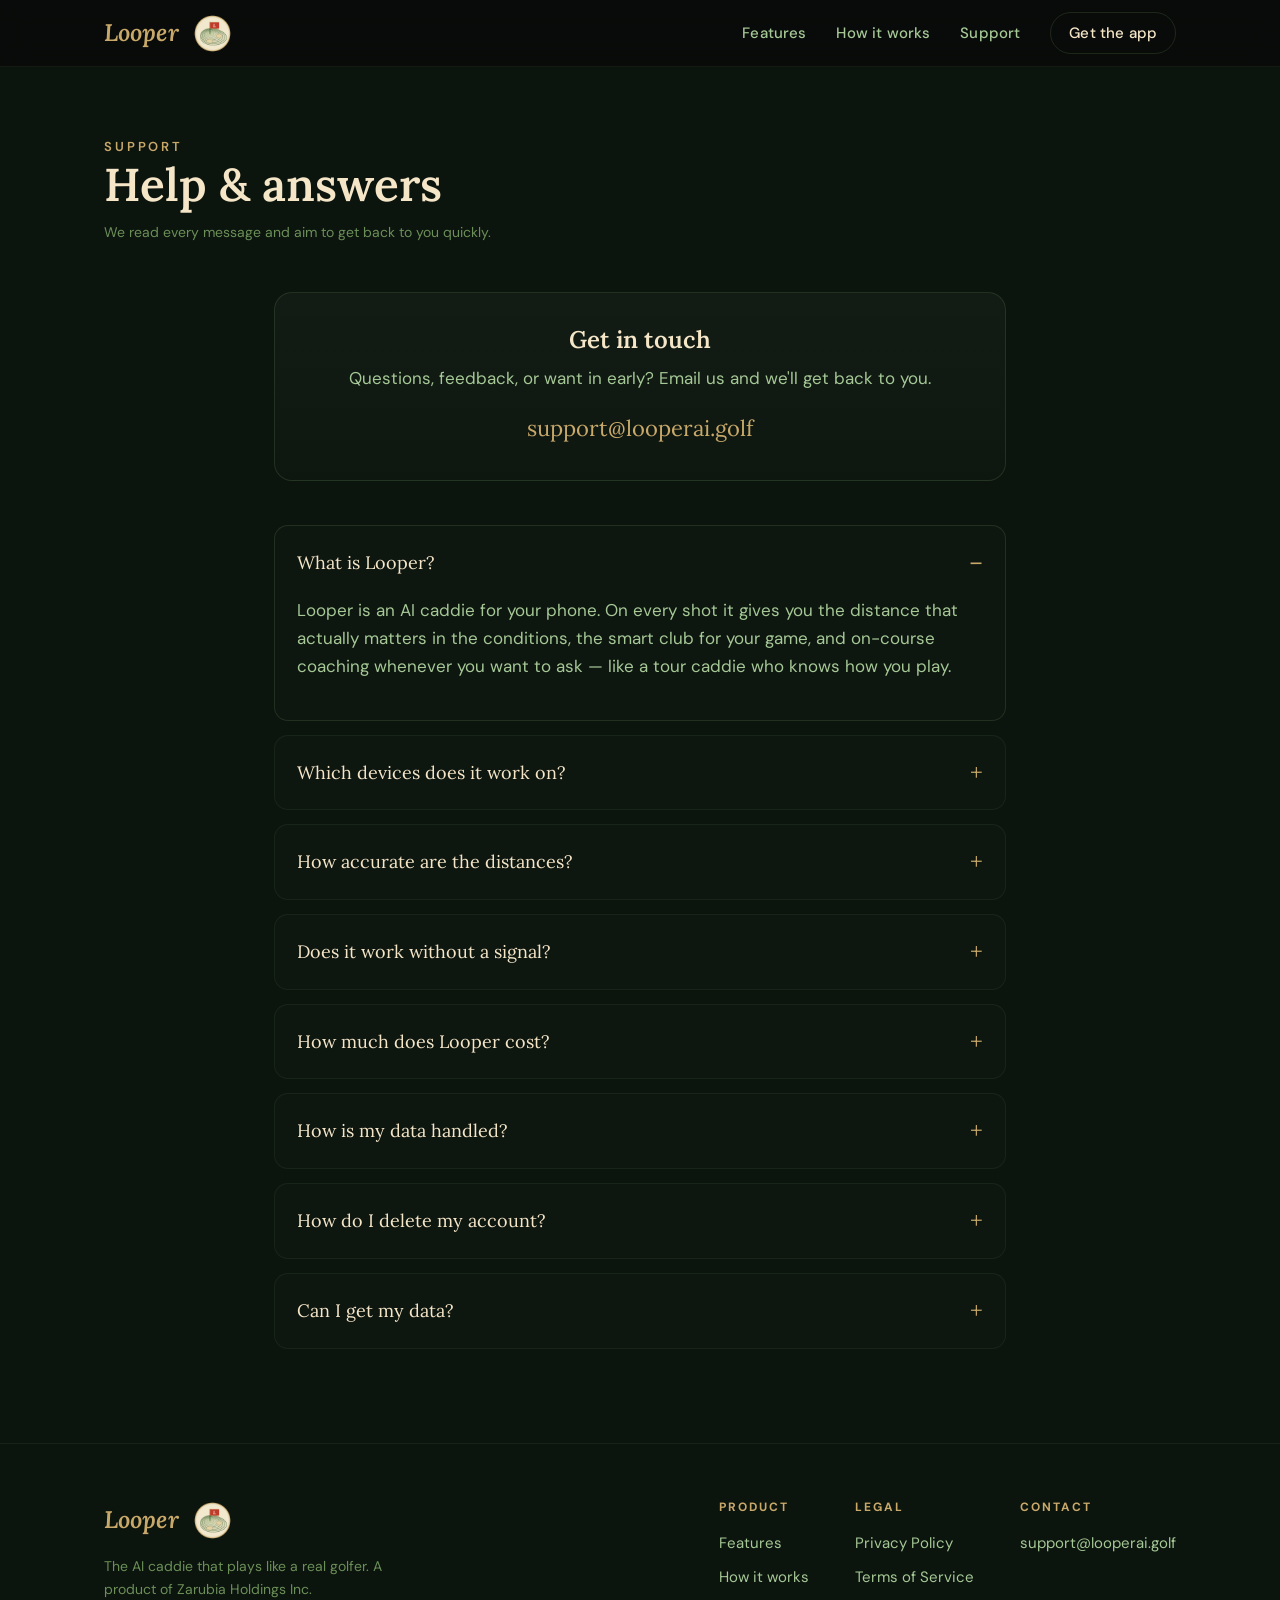
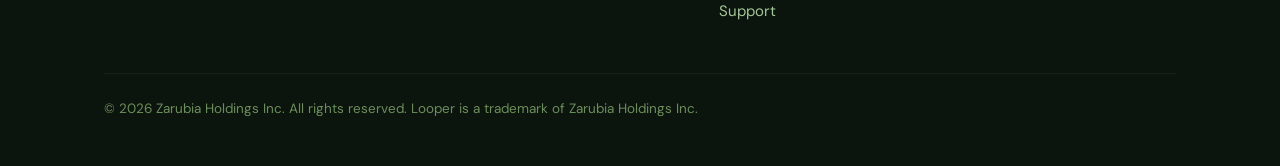
<file: support.html>
<!DOCTYPE html>
<html lang="en">
<head>
  <meta charset="UTF-8" />
  <meta name="viewport" content="width=device-width, initial-scale=1.0" />
  <title>Support — Looper</title>
  <meta name="description" content="Get help with Looper, the AI golf caddie. Contact us and find answers to common questions." />
  <link rel="icon" type="image/png" href="assets/icon.png" />
  <link rel="apple-touch-icon" href="assets/icon.png" />
  <meta property="og:image" content="https://looperai.golf/assets/og.png" />
  <meta name="twitter:card" content="summary_large_image" />
  <meta name="theme-color" content="#0A0A0A" />
  <link rel="preconnect" href="https://fonts.googleapis.com" />
  <link rel="preconnect" href="https://fonts.gstatic.com" crossorigin />
  <link href="https://fonts.googleapis.com/css2?family=Lora:ital,wght@0,500;0,600;0,700;1,500;1,600&family=Libre+Baskerville:ital@0;1&family=DM+Sans:wght@400;500;600;700&display=swap" rel="stylesheet" />
  <link rel="stylesheet" href="styles.css" />
</head>
<body>

  <header class="site-header">
    <div class="wrap">
      <a href="index.html" class="brand">Looper<img src="assets/emblem.png" alt="" class="brand-mark" /></a>
      <nav class="nav">
        <a href="index.html#features" class="hide-sm">Features</a>
        <a href="index.html#how" class="hide-sm">How it works</a>
        <a href="support.html">Support</a>
        <a href="index.html#get" class="nav-cta">Get the app</a>
      </nav>
    </div>
  </header>

  <section class="page-hero">
    <div class="wrap">
      <span class="eyebrow">Support</span>
      <h1>Help &amp; answers</h1>
      <p class="meta">We read every message and aim to get back to you quickly.</p>
    </div>
  </section>

  <section class="legal">
    <div class="wrap">

      <div class="contact-card">
        <h2>Get in touch</h2>
        <p>Questions, feedback, or want in early? Email us and we'll get back to you.</p>
        <a class="email" href="mailto:support@looperai.golf">support@looperai.golf</a>
      </div>

      <div class="faq">
        <details open>
          <summary>What is Looper?</summary>
          <p>Looper is an AI caddie for your phone. On every shot it gives you the distance that actually matters in the conditions, the smart club for your game, and on-course coaching whenever you want to ask &mdash; like a tour caddie who knows how you play.</p>
        </details>

        <details>
          <summary>Which devices does it work on?</summary>
          <p>Looper is coming to iPhone (iOS) and Android for the 2026 golf season. Want to be among the first to play? Email <a href="mailto:support@looperai.golf">support@looperai.golf</a>.</p>
        </details>

        <details>
          <summary>How accurate are the distances?</summary>
          <p>GPS distances are as accurate as your phone's location signal &mdash; typically within a few yards in the open. The conditions-adjusted ("plays-like") number is a smart guide for club choice, not a guarantee &mdash; always use your own judgement on the course.</p>
        </details>

        <details>
          <summary>Does it work without a signal?</summary>
          <p>Yes &mdash; your distances and the course maps keep working offline once a round is under way, and you'll still have the latest conditions Looper had before you lost signal.</p>
        </details>

        <details>
          <summary>How much does Looper cost?</summary>
          <p>Looper offers a free tier, plus a paid tier with additional features. Any pricing is shown clearly in the app before you're ever charged.</p>
        </details>

        <details>
          <summary>How is my data handled?</summary>
          <p>Your rounds and profile are stored securely and sync across your devices. We don't sell your data or share it with advertisers. Full details are in our <a href="privacy.html">Privacy Policy</a>.</p>
        </details>

        <details>
          <summary>How do I delete my account?</summary>
          <p>In the app, go to <strong>Settings &rarr; Account &rarr; Delete Account</strong>. This removes your profile, rounds and avatar from our servers. You can also email us and we'll take care of it.</p>
        </details>

        <details>
          <summary>Can I get my data?</summary>
          <p>Yes. Email <a href="mailto:support@looperai.golf">support@looperai.golf</a> and we'll send you a copy of your data.</p>
        </details>
      </div>

    </div>
  </section>

  <footer class="site-footer">
    <div class="wrap">
      <div class="footer-grid">
        <div class="footer-brand">
          <a href="index.html" class="brand">Looper<img src="assets/emblem.png" alt="" class="brand-mark" /></a>
          <p>The AI caddie that plays like a real golfer. A product of Zarubia Holdings Inc.</p>
        </div>
        <div class="footer-links">
          <div class="footer-col">
            <h4>Product</h4>
            <a href="index.html#features">Features</a>
            <a href="index.html#how">How it works</a>
            <a href="support.html">Support</a>
          </div>
          <div class="footer-col">
            <h4>Legal</h4>
            <a href="privacy.html">Privacy Policy</a>
            <a href="terms.html">Terms of Service</a>
          </div>
          <div class="footer-col">
            <h4>Contact</h4>
            <a href="mailto:support@looperai.golf">support@looperai.golf</a>
          </div>
        </div>
      </div>
      <div class="footer-legal">
        &copy; 2026 Zarubia Holdings Inc. All rights reserved. Looper is a trademark of Zarubia Holdings Inc.
      </div>
    </div>
  </footer>

</body>
</html>
</file>
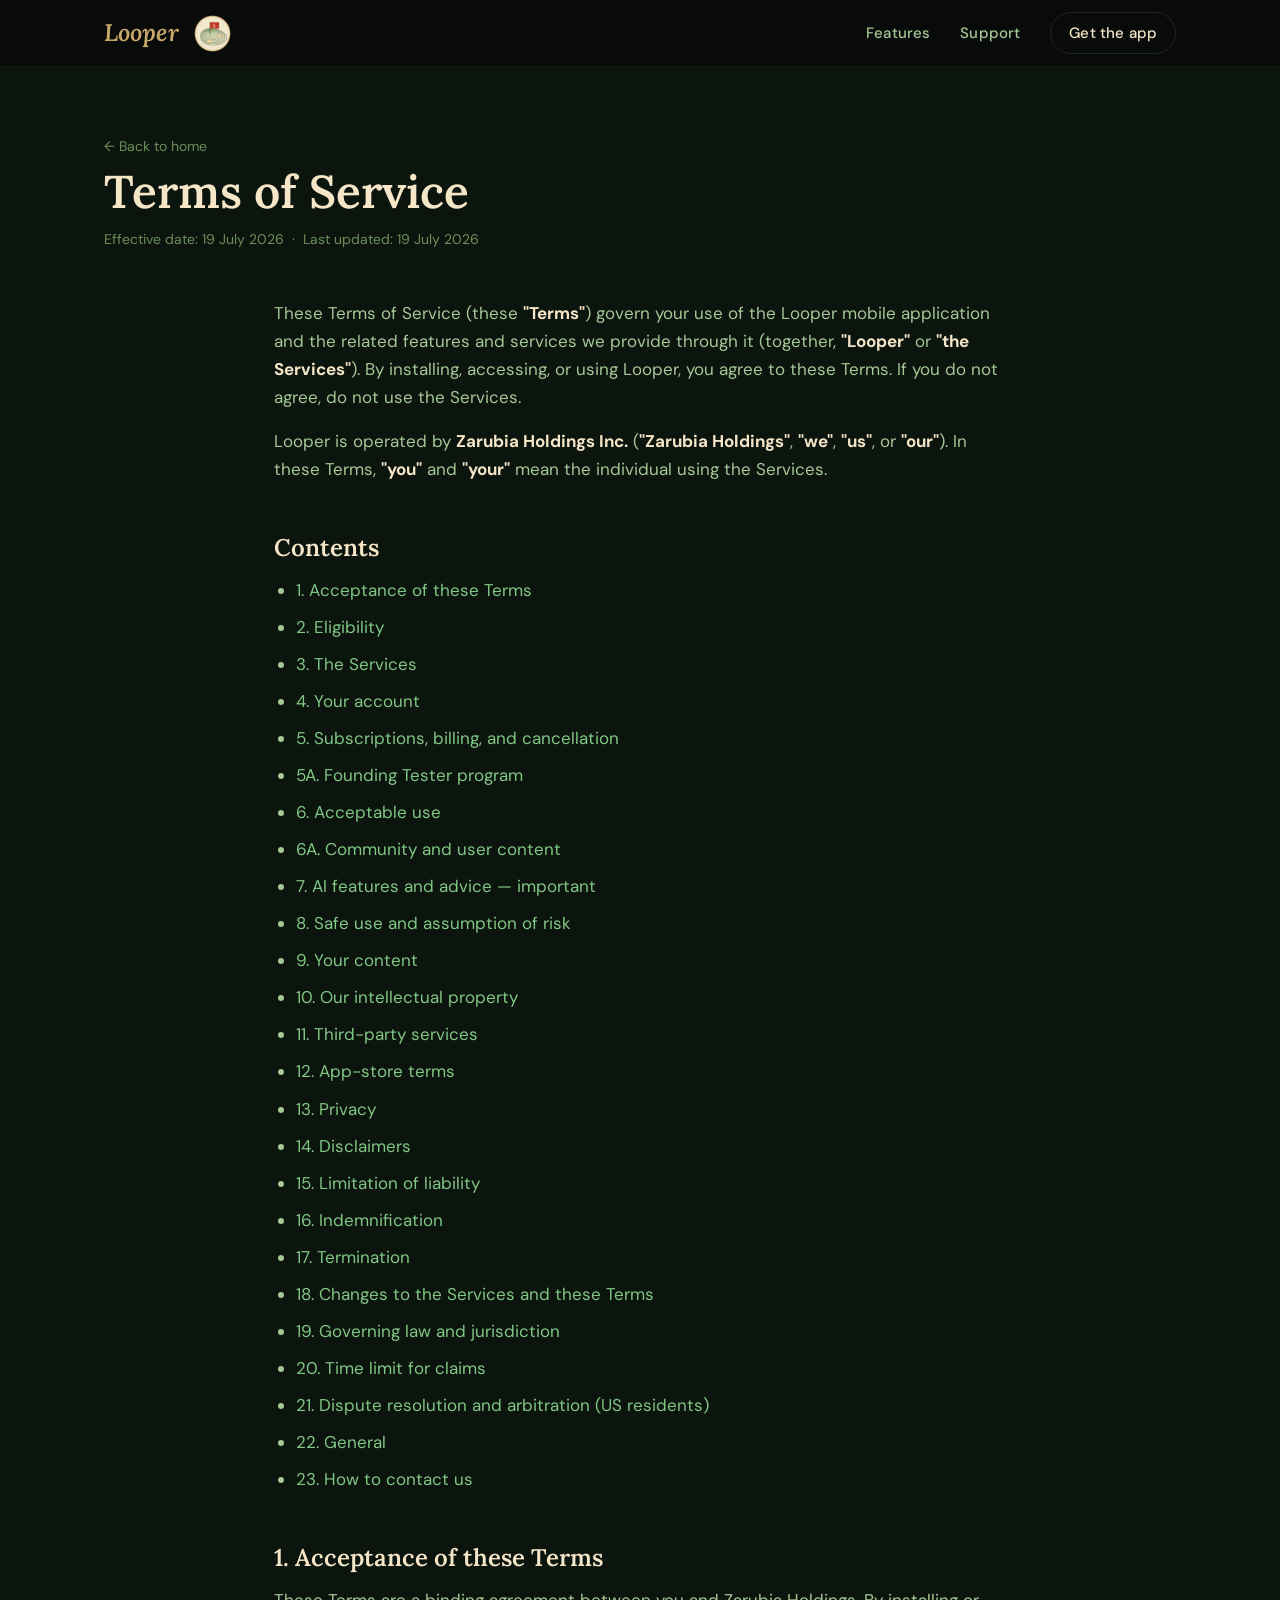
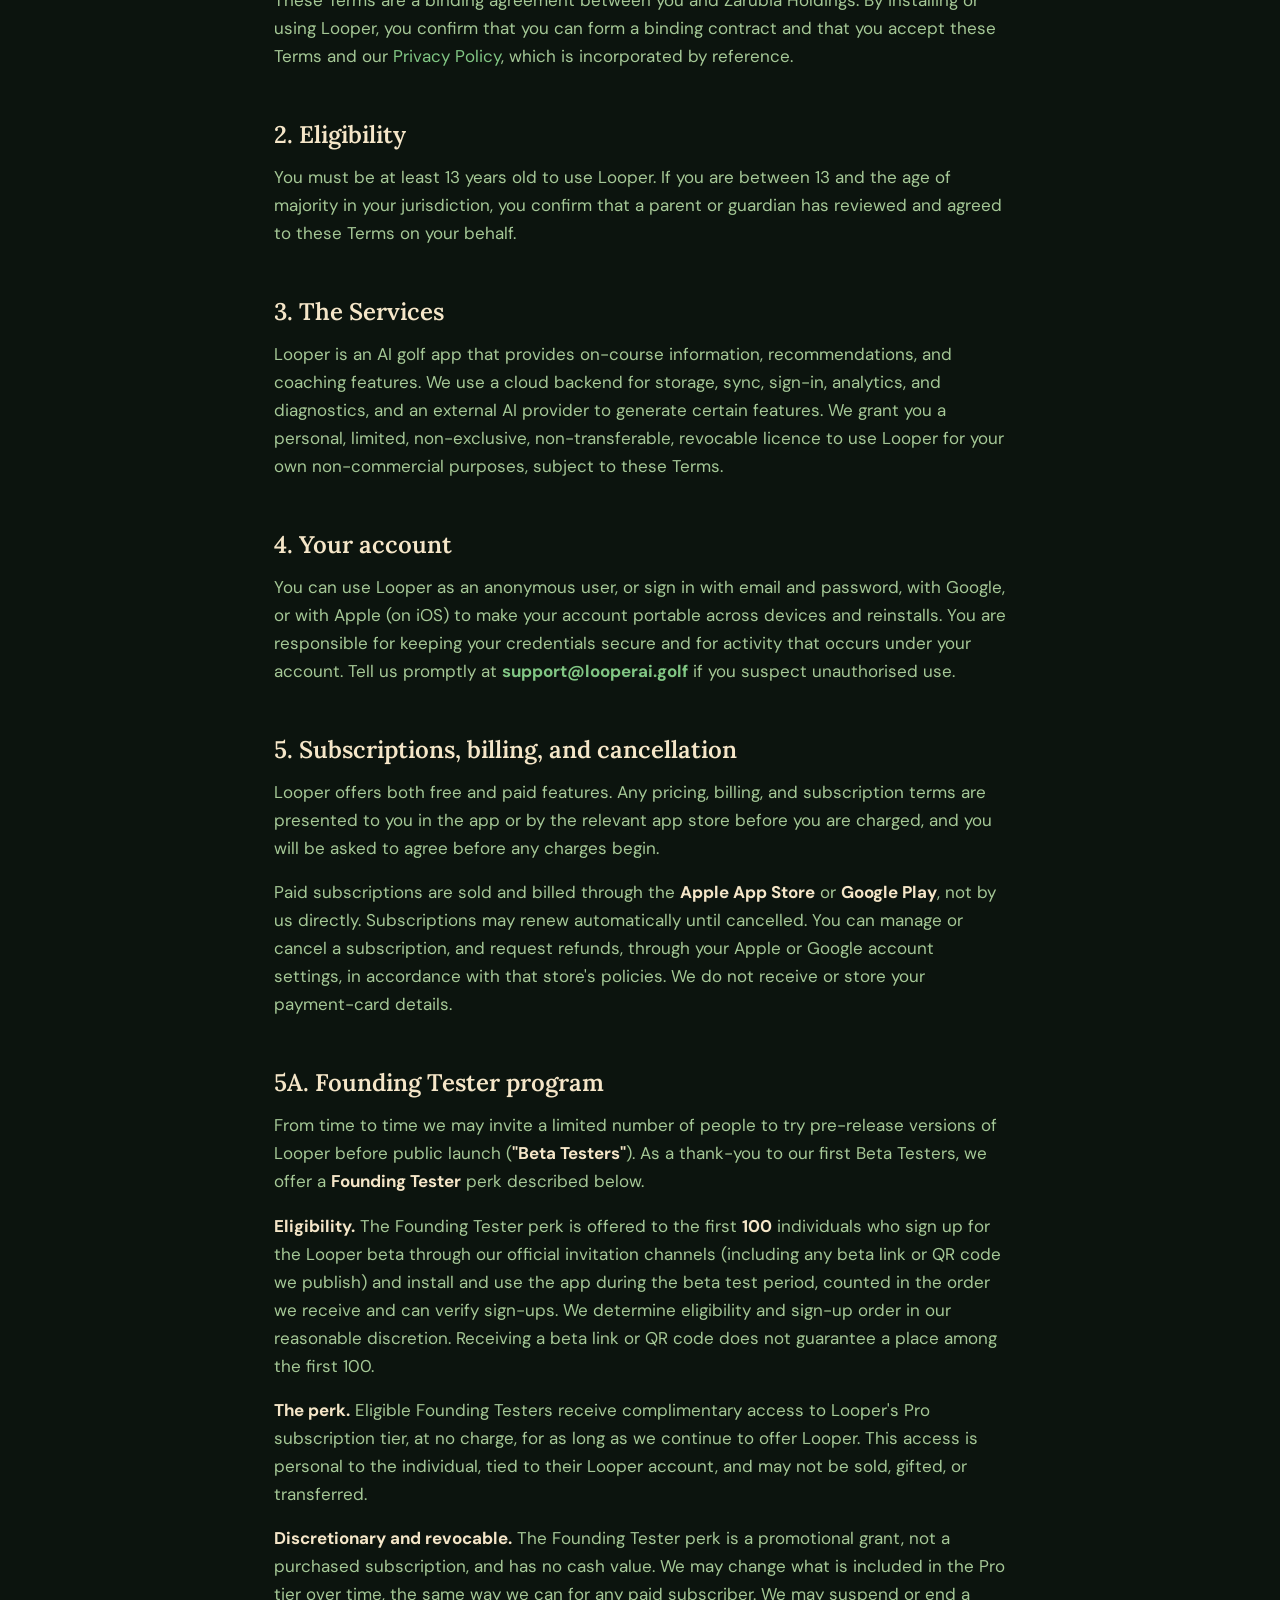
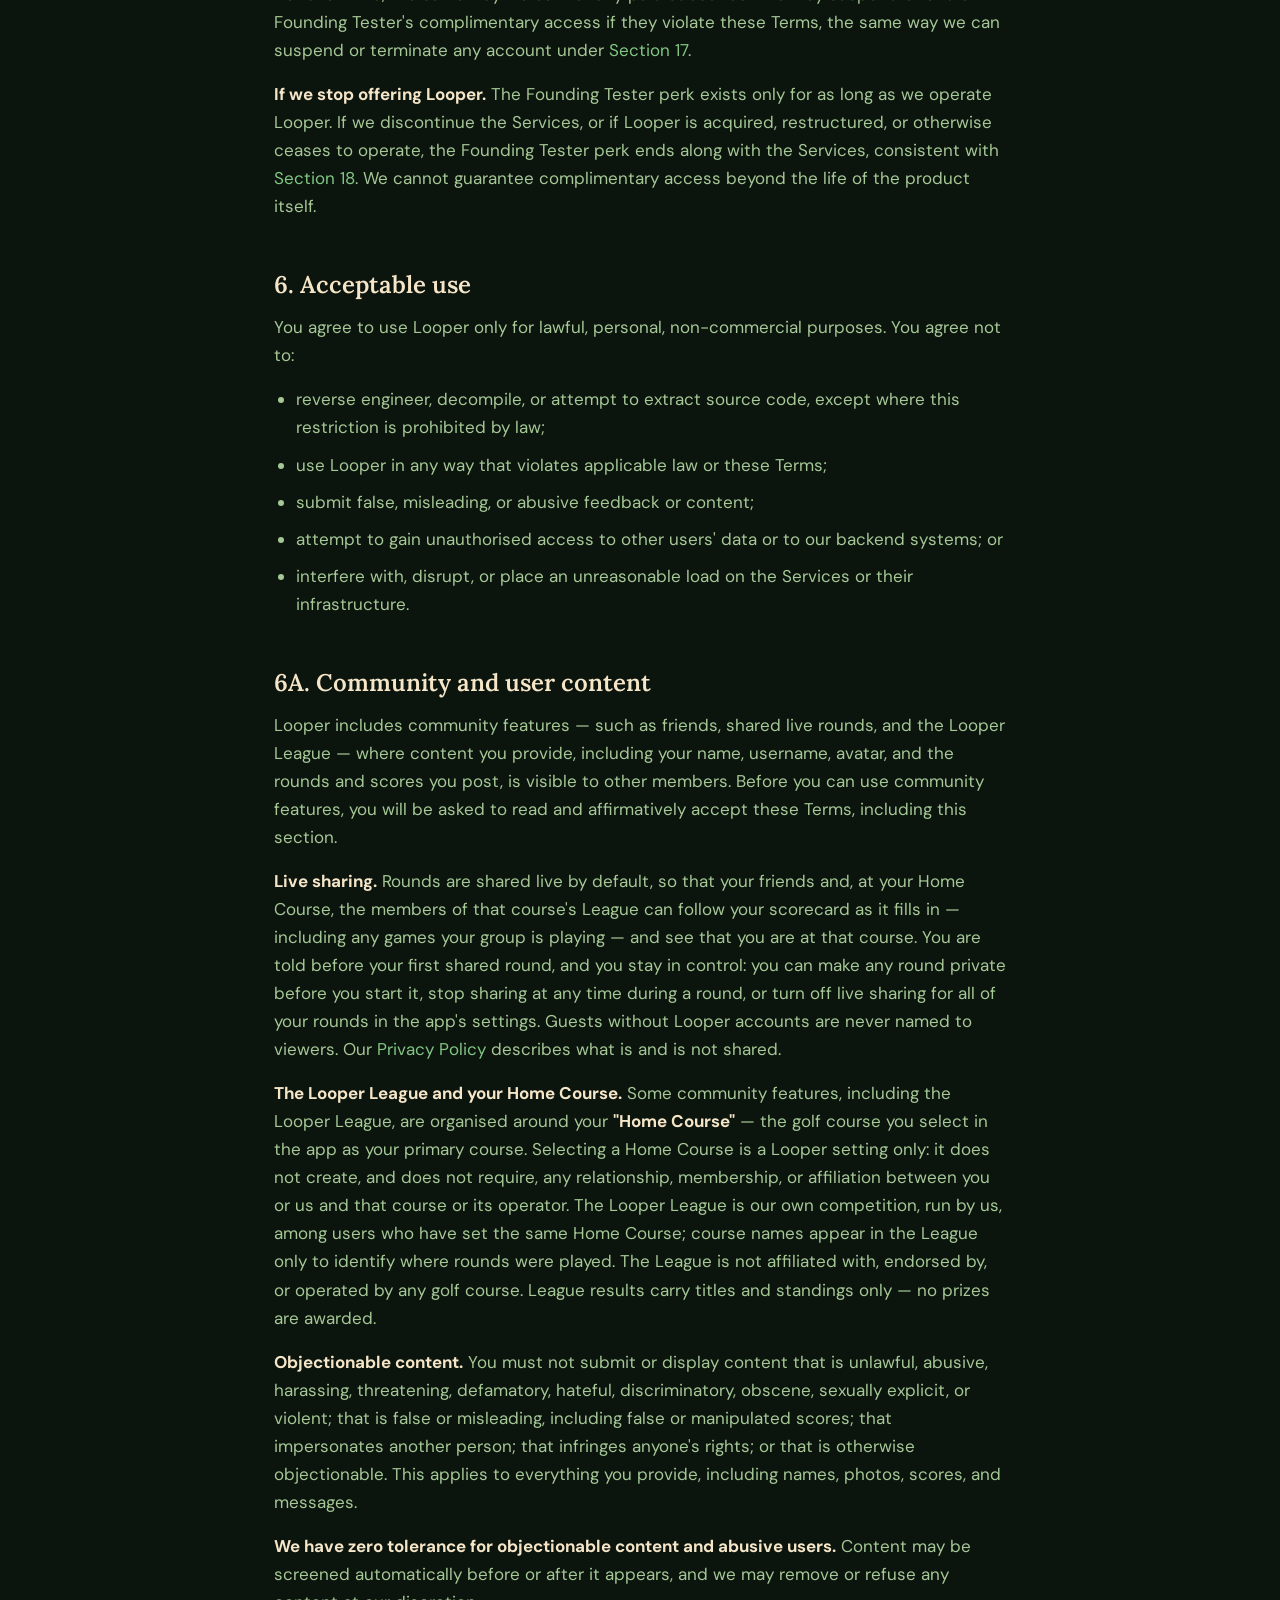
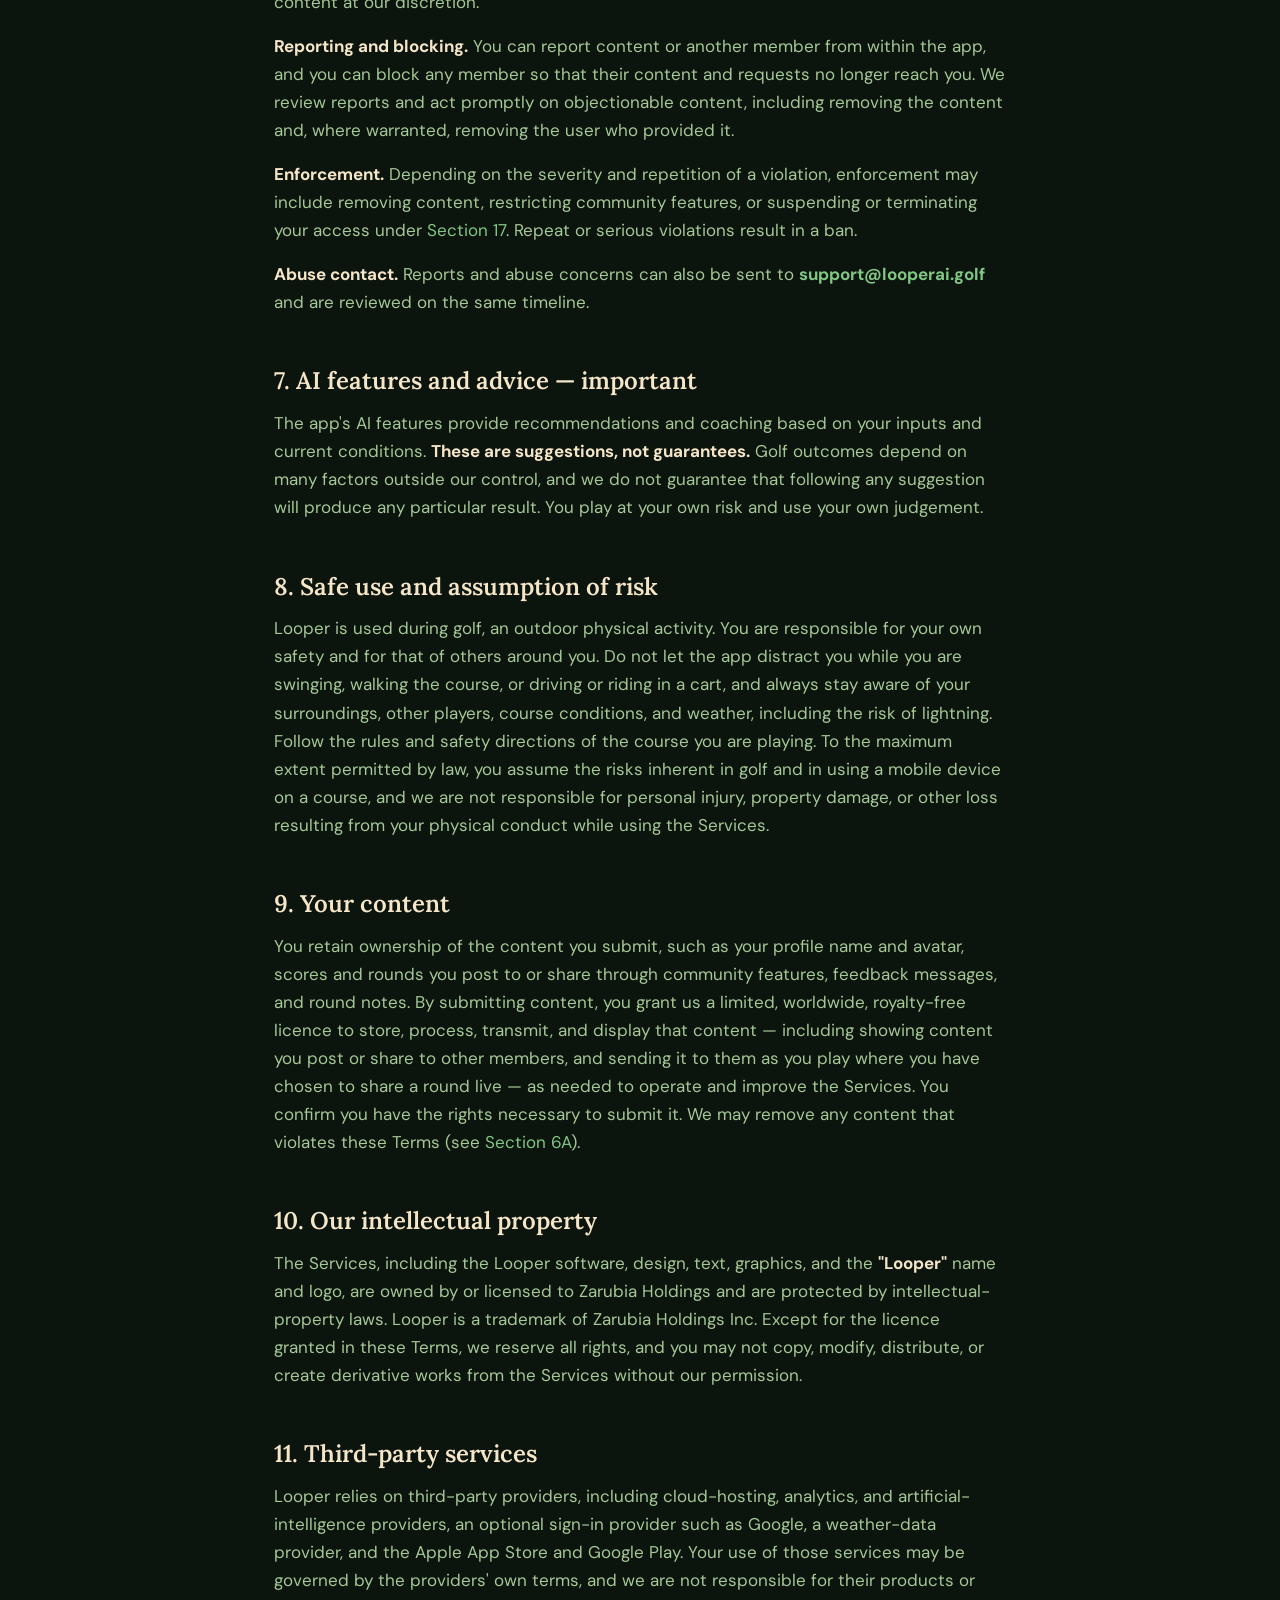
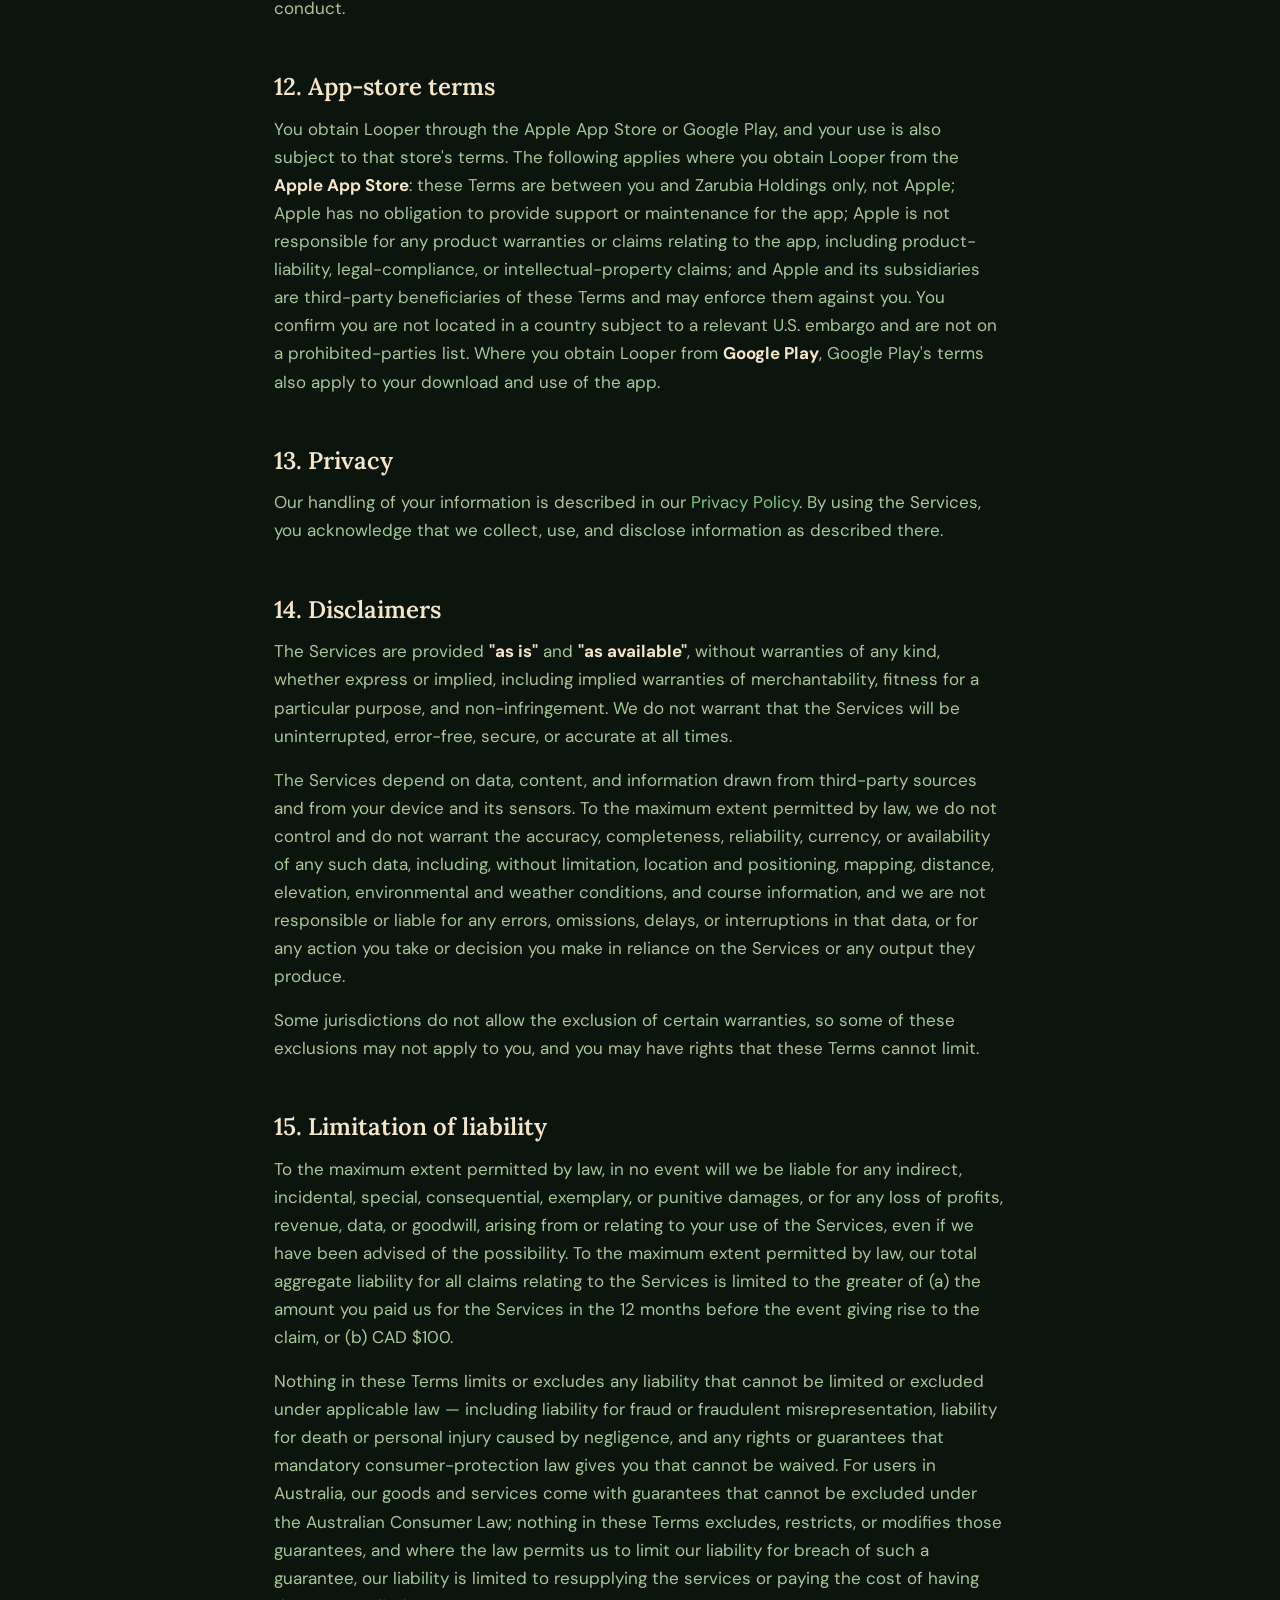
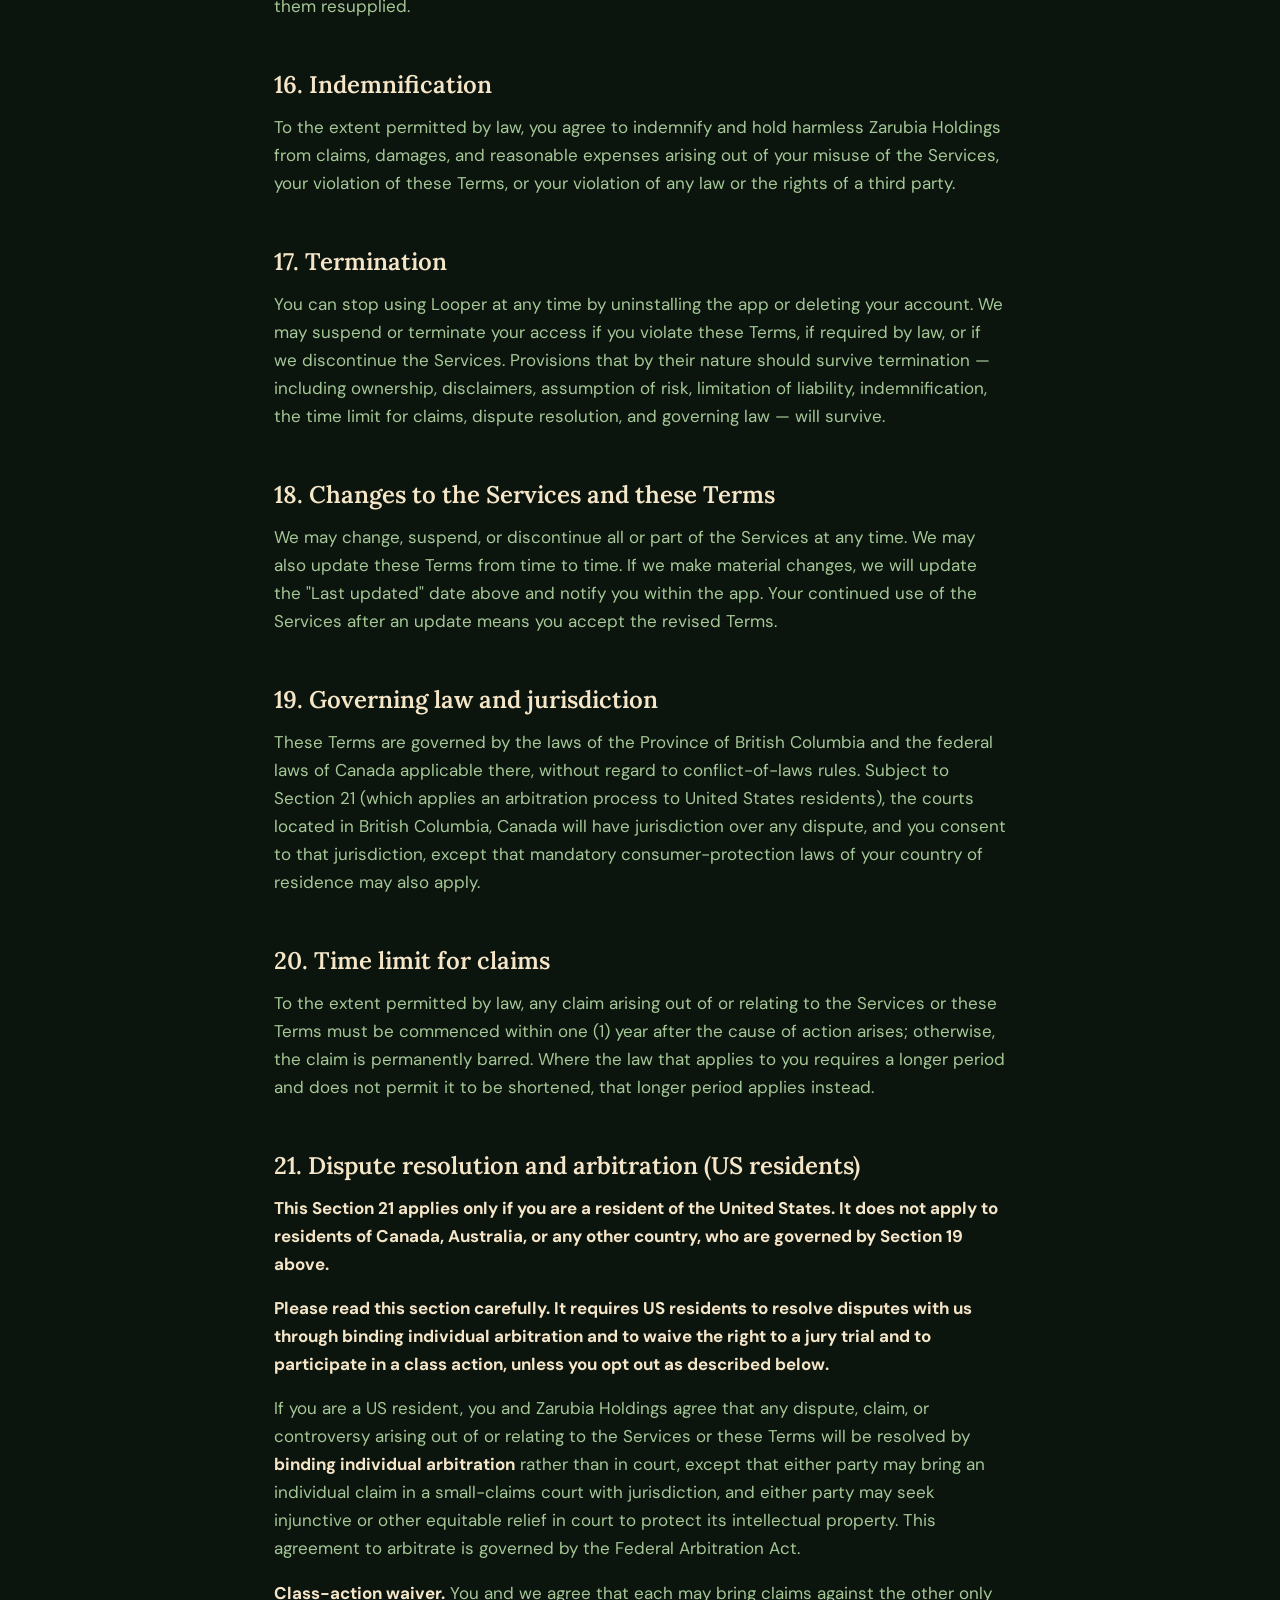
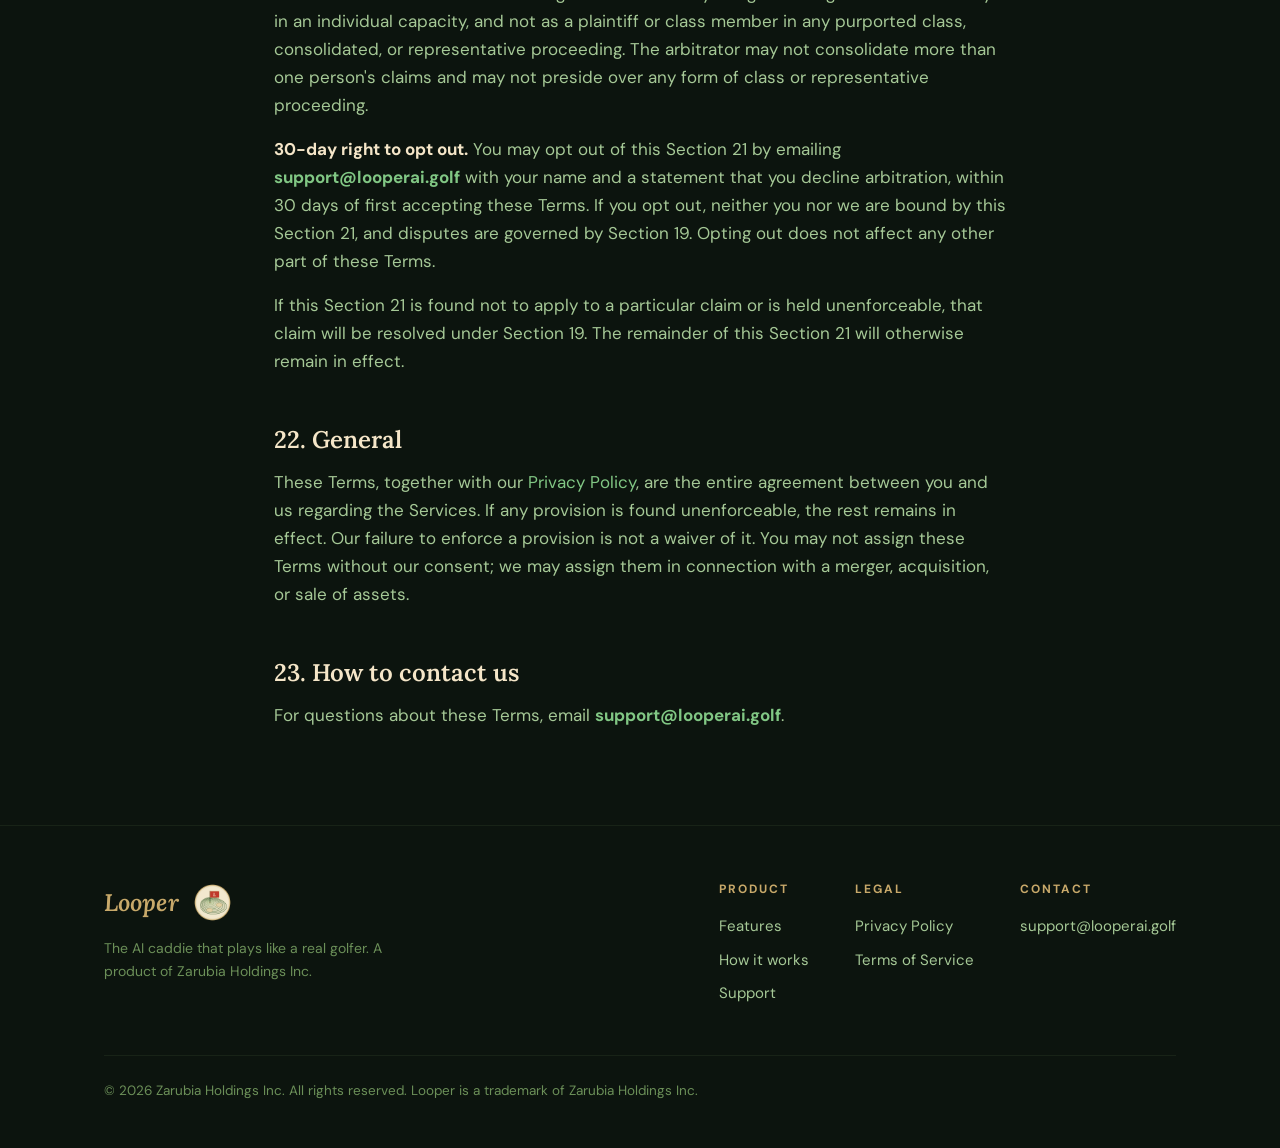
<file: terms.html>
<!DOCTYPE html>
<html lang="en">
<head>
  <meta charset="UTF-8" />
  <meta name="viewport" content="width=device-width, initial-scale=1.0" />
  <title>Terms of Service — Looper</title>
  <meta name="description" content="The terms that govern your use of the Looper app." />
  <link rel="icon" type="image/png" href="assets/icon.png" />
  <link rel="apple-touch-icon" href="assets/icon.png" />
  <meta property="og:image" content="https://looperai.golf/assets/og.png" />
  <meta name="twitter:card" content="summary_large_image" />
  <meta name="theme-color" content="#0A0A0A" />
  <link rel="preconnect" href="https://fonts.googleapis.com" />
  <link rel="preconnect" href="https://fonts.gstatic.com" crossorigin />
  <link href="https://fonts.googleapis.com/css2?family=Lora:ital,wght@0,500;0,600;0,700;1,500;1,600&family=Libre+Baskerville:ital@0;1&family=DM+Sans:wght@400;500;600;700&display=swap" rel="stylesheet" />
  <link rel="stylesheet" href="styles.css" />
</head>
<body>

  <header class="site-header">
    <div class="wrap">
      <a href="index.html" class="brand">Looper<img src="assets/emblem.png" alt="" class="brand-mark" /></a>
      <nav class="nav">
        <a href="index.html#features" class="hide-sm">Features</a>
        <a href="support.html">Support</a>
        <a href="index.html#get" class="nav-cta">Get the app</a>
      </nav>
    </div>
  </header>

  <section class="page-hero">
    <div class="wrap">
      <a href="index.html" class="back-link">&larr; Back to home</a>
      <h1>Terms of Service</h1>
      <p class="meta">Effective date: 19 July 2026 &nbsp;&middot;&nbsp; Last updated: 19 July 2026</p>
    </div>
  </section>

  <section class="legal">
    <div class="wrap">
      <p>These Terms of Service (these <strong>"Terms"</strong>) govern your use of the Looper mobile application and the related features and services we provide through it (together, <strong>"Looper"</strong> or <strong>"the Services"</strong>). By installing, accessing, or using Looper, you agree to these Terms. If you do not agree, do not use the Services.</p>
      <p>Looper is operated by <strong>Zarubia Holdings Inc.</strong> (<strong>"Zarubia Holdings"</strong>, <strong>"we"</strong>, <strong>"us"</strong>, or <strong>"our"</strong>). In these Terms, <strong>"you"</strong> and <strong>"your"</strong> mean the individual using the Services.</p>

      <h2 id="toc">Contents</h2>
      <ul>
        <li><a href="#acceptance">1. Acceptance of these Terms</a></li>
        <li><a href="#eligibility">2. Eligibility</a></li>
        <li><a href="#the-services">3. The Services</a></li>
        <li><a href="#your-account">4. Your account</a></li>
        <li><a href="#subscriptions">5. Subscriptions, billing, and cancellation</a></li>
        <li><a href="#founding-tester">5A. Founding Tester program</a></li>
        <li><a href="#acceptable-use">6. Acceptable use</a></li>
        <li><a href="#community">6A. Community and user content</a></li>
        <li><a href="#ai-advice">7. AI features and advice &mdash; important</a></li>
        <li><a href="#safe-use">8. Safe use and assumption of risk</a></li>
        <li><a href="#your-content">9. Your content</a></li>
        <li><a href="#our-ip">10. Our intellectual property</a></li>
        <li><a href="#third-party">11. Third-party services</a></li>
        <li><a href="#app-stores">12. App-store terms</a></li>
        <li><a href="#privacy">13. Privacy</a></li>
        <li><a href="#disclaimers">14. Disclaimers</a></li>
        <li><a href="#liability">15. Limitation of liability</a></li>
        <li><a href="#indemnity">16. Indemnification</a></li>
        <li><a href="#termination">17. Termination</a></li>
        <li><a href="#changes">18. Changes to the Services and these Terms</a></li>
        <li><a href="#governing-law">19. Governing law and jurisdiction</a></li>
        <li><a href="#time-limit">20. Time limit for claims</a></li>
        <li><a href="#arbitration">21. Dispute resolution and arbitration (US residents)</a></li>
        <li><a href="#general">22. General</a></li>
        <li><a href="#contact">23. How to contact us</a></li>
      </ul>

      <h2 id="acceptance">1. Acceptance of these Terms</h2>
      <p>These Terms are a binding agreement between you and Zarubia Holdings. By installing or using Looper, you confirm that you can form a binding contract and that you accept these Terms and our <a href="privacy.html">Privacy Policy</a>, which is incorporated by reference.</p>

      <h2 id="eligibility">2. Eligibility</h2>
      <p>You must be at least 13 years old to use Looper. If you are between 13 and the age of majority in your jurisdiction, you confirm that a parent or guardian has reviewed and agreed to these Terms on your behalf.</p>

      <h2 id="the-services">3. The Services</h2>
      <p>Looper is an AI golf app that provides on-course information, recommendations, and coaching features. We use a cloud backend for storage, sync, sign-in, analytics, and diagnostics, and an external AI provider to generate certain features. We grant you a personal, limited, non-exclusive, non-transferable, revocable licence to use Looper for your own non-commercial purposes, subject to these Terms.</p>

      <h2 id="your-account">4. Your account</h2>
      <p>You can use Looper as an anonymous user, or sign in with email and password, with Google, or with Apple (on iOS) to make your account portable across devices and reinstalls. You are responsible for keeping your credentials secure and for activity that occurs under your account. Tell us promptly at <strong><a href="mailto:support@looperai.golf">support@looperai.golf</a></strong> if you suspect unauthorised use.</p>

      <h2 id="subscriptions">5. Subscriptions, billing, and cancellation</h2>
      <p>Looper offers both free and paid features. Any pricing, billing, and subscription terms are presented to you in the app or by the relevant app store before you are charged, and you will be asked to agree before any charges begin.</p>
      <p>Paid subscriptions are sold and billed through the <strong>Apple App Store</strong> or <strong>Google Play</strong>, not by us directly. Subscriptions may renew automatically until cancelled. You can manage or cancel a subscription, and request refunds, through your Apple or Google account settings, in accordance with that store's policies. We do not receive or store your payment-card details.</p>

      <h2 id="founding-tester">5A. Founding Tester program</h2>
      <p>From time to time we may invite a limited number of people to try pre-release versions of Looper before public launch (<strong>"Beta Testers"</strong>). As a thank-you to our first Beta Testers, we offer a <strong>Founding Tester</strong> perk described below.</p>
      <p><strong>Eligibility.</strong> The Founding Tester perk is offered to the first <strong>100</strong> individuals who sign up for the Looper beta through our official invitation channels (including any beta link or QR code we publish) and install and use the app during the beta test period, counted in the order we receive and can verify sign-ups. We determine eligibility and sign-up order in our reasonable discretion. Receiving a beta link or QR code does not guarantee a place among the first 100.</p>
      <p><strong>The perk.</strong> Eligible Founding Testers receive complimentary access to Looper's Pro subscription tier, at no charge, for as long as we continue to offer Looper. This access is personal to the individual, tied to their Looper account, and may not be sold, gifted, or transferred.</p>
      <p><strong>Discretionary and revocable.</strong> The Founding Tester perk is a promotional grant, not a purchased subscription, and has no cash value. We may change what is included in the Pro tier over time, the same way we can for any paid subscriber. We may suspend or end a Founding Tester's complimentary access if they violate these Terms, the same way we can suspend or terminate any account under <a href="#termination">Section 17</a>.</p>
      <p><strong>If we stop offering Looper.</strong> The Founding Tester perk exists only for as long as we operate Looper. If we discontinue the Services, or if Looper is acquired, restructured, or otherwise ceases to operate, the Founding Tester perk ends along with the Services, consistent with <a href="#changes">Section 18</a>. We cannot guarantee complimentary access beyond the life of the product itself.</p>

      <h2 id="acceptable-use">6. Acceptable use</h2>
      <p>You agree to use Looper only for lawful, personal, non-commercial purposes. You agree not to:</p>
      <ul>
        <li>reverse engineer, decompile, or attempt to extract source code, except where this restriction is prohibited by law;</li>
        <li>use Looper in any way that violates applicable law or these Terms;</li>
        <li>submit false, misleading, or abusive feedback or content;</li>
        <li>attempt to gain unauthorised access to other users' data or to our backend systems; or</li>
        <li>interfere with, disrupt, or place an unreasonable load on the Services or their infrastructure.</li>
      </ul>

      <h2 id="community">6A. Community and user content</h2>
      <p>Looper includes community features &mdash; such as friends, shared live rounds, and the Looper League &mdash; where content you provide, including your name, username, avatar, and the rounds and scores you post, is visible to other members. Before you can use community features, you will be asked to read and affirmatively accept these Terms, including this section.</p>
      <p><strong>Live sharing.</strong> Rounds are shared live by default, so that your friends and, at your Home Course, the members of that course's League can follow your scorecard as it fills in &mdash; including any games your group is playing &mdash; and see that you are at that course. You are told before your first shared round, and you stay in control: you can make any round private before you start it, stop sharing at any time during a round, or turn off live sharing for all of your rounds in the app's settings. Guests without Looper accounts are never named to viewers. Our <a href="privacy.html">Privacy Policy</a> describes what is and is not shared.</p>
      <p><strong>The Looper League and your Home Course.</strong> Some community features, including the Looper League, are organised around your <strong>"Home Course"</strong> &mdash; the golf course you select in the app as your primary course. Selecting a Home Course is a Looper setting only: it does not create, and does not require, any relationship, membership, or affiliation between you or us and that course or its operator. The Looper League is our own competition, run by us, among users who have set the same Home Course; course names appear in the League only to identify where rounds were played. The League is not affiliated with, endorsed by, or operated by any golf course. League results carry titles and standings only &mdash; no prizes are awarded.</p>
      <p><strong>Objectionable content.</strong> You must not submit or display content that is unlawful, abusive, harassing, threatening, defamatory, hateful, discriminatory, obscene, sexually explicit, or violent; that is false or misleading, including false or manipulated scores; that impersonates another person; that infringes anyone's rights; or that is otherwise objectionable. This applies to everything you provide, including names, photos, scores, and messages.</p>
      <p><strong>We have zero tolerance for objectionable content and abusive users.</strong> Content may be screened automatically before or after it appears, and we may remove or refuse any content at our discretion.</p>
      <p><strong>Reporting and blocking.</strong> You can report content or another member from within the app, and you can block any member so that their content and requests no longer reach you. We review reports and act promptly on objectionable content, including removing the content and, where warranted, removing the user who provided it.</p>
      <p><strong>Enforcement.</strong> Depending on the severity and repetition of a violation, enforcement may include removing content, restricting community features, or suspending or terminating your access under <a href="#termination">Section 17</a>. Repeat or serious violations result in a ban.</p>
      <p><strong>Abuse contact.</strong> Reports and abuse concerns can also be sent to <strong><a href="mailto:support@looperai.golf">support@looperai.golf</a></strong> and are reviewed on the same timeline.</p>

      <h2 id="ai-advice">7. AI features and advice &mdash; important</h2>
      <p>The app's AI features provide recommendations and coaching based on your inputs and current conditions. <strong>These are suggestions, not guarantees.</strong> Golf outcomes depend on many factors outside our control, and we do not guarantee that following any suggestion will produce any particular result. You play at your own risk and use your own judgement.</p>

      <h2 id="safe-use">8. Safe use and assumption of risk</h2>
      <p>Looper is used during golf, an outdoor physical activity. You are responsible for your own safety and for that of others around you. Do not let the app distract you while you are swinging, walking the course, or driving or riding in a cart, and always stay aware of your surroundings, other players, course conditions, and weather, including the risk of lightning. Follow the rules and safety directions of the course you are playing. To the maximum extent permitted by law, you assume the risks inherent in golf and in using a mobile device on a course, and we are not responsible for personal injury, property damage, or other loss resulting from your physical conduct while using the Services.</p>

      <h2 id="your-content">9. Your content</h2>
      <p>You retain ownership of the content you submit, such as your profile name and avatar, scores and rounds you post to or share through community features, feedback messages, and round notes. By submitting content, you grant us a limited, worldwide, royalty-free licence to store, process, transmit, and display that content &mdash; including showing content you post or share to other members, and sending it to them as you play where you have chosen to share a round live &mdash; as needed to operate and improve the Services. You confirm you have the rights necessary to submit it. We may remove any content that violates these Terms (see <a href="#community">Section 6A</a>).</p>

      <h2 id="our-ip">10. Our intellectual property</h2>
      <p>The Services, including the Looper software, design, text, graphics, and the <strong>"Looper"</strong> name and logo, are owned by or licensed to Zarubia Holdings and are protected by intellectual-property laws. Looper is a trademark of Zarubia Holdings Inc. Except for the licence granted in these Terms, we reserve all rights, and you may not copy, modify, distribute, or create derivative works from the Services without our permission.</p>

      <h2 id="third-party">11. Third-party services</h2>
      <p>Looper relies on third-party providers, including cloud-hosting, analytics, and artificial-intelligence providers, an optional sign-in provider such as Google, a weather-data provider, and the Apple App Store and Google Play. Your use of those services may be governed by the providers' own terms, and we are not responsible for their products or conduct.</p>

      <h2 id="app-stores">12. App-store terms</h2>
      <p>You obtain Looper through the Apple App Store or Google Play, and your use is also subject to that store's terms. The following applies where you obtain Looper from the <strong>Apple App Store</strong>: these Terms are between you and Zarubia Holdings only, not Apple; Apple has no obligation to provide support or maintenance for the app; Apple is not responsible for any product warranties or claims relating to the app, including product-liability, legal-compliance, or intellectual-property claims; and Apple and its subsidiaries are third-party beneficiaries of these Terms and may enforce them against you. You confirm you are not located in a country subject to a relevant U.S. embargo and are not on a prohibited-parties list. Where you obtain Looper from <strong>Google Play</strong>, Google Play's terms also apply to your download and use of the app.</p>

      <h2 id="privacy">13. Privacy</h2>
      <p>Our handling of your information is described in our <a href="privacy.html">Privacy Policy</a>. By using the Services, you acknowledge that we collect, use, and disclose information as described there.</p>

      <h2 id="disclaimers">14. Disclaimers</h2>
      <p>The Services are provided <strong>"as is"</strong> and <strong>"as available"</strong>, without warranties of any kind, whether express or implied, including implied warranties of merchantability, fitness for a particular purpose, and non-infringement. We do not warrant that the Services will be uninterrupted, error-free, secure, or accurate at all times.</p>
      <p>The Services depend on data, content, and information drawn from third-party sources and from your device and its sensors. To the maximum extent permitted by law, we do not control and do not warrant the accuracy, completeness, reliability, currency, or availability of any such data, including, without limitation, location and positioning, mapping, distance, elevation, environmental and weather conditions, and course information, and we are not responsible or liable for any errors, omissions, delays, or interruptions in that data, or for any action you take or decision you make in reliance on the Services or any output they produce.</p>
      <p>Some jurisdictions do not allow the exclusion of certain warranties, so some of these exclusions may not apply to you, and you may have rights that these Terms cannot limit.</p>

      <h2 id="liability">15. Limitation of liability</h2>
      <p>To the maximum extent permitted by law, in no event will we be liable for any indirect, incidental, special, consequential, exemplary, or punitive damages, or for any loss of profits, revenue, data, or goodwill, arising from or relating to your use of the Services, even if we have been advised of the possibility. To the maximum extent permitted by law, our total aggregate liability for all claims relating to the Services is limited to the greater of (a) the amount you paid us for the Services in the 12 months before the event giving rise to the claim, or (b) CAD $100.</p>
      <p>Nothing in these Terms limits or excludes any liability that cannot be limited or excluded under applicable law &mdash; including liability for fraud or fraudulent misrepresentation, liability for death or personal injury caused by negligence, and any rights or guarantees that mandatory consumer-protection law gives you that cannot be waived. For users in Australia, our goods and services come with guarantees that cannot be excluded under the Australian Consumer Law; nothing in these Terms excludes, restricts, or modifies those guarantees, and where the law permits us to limit our liability for breach of such a guarantee, our liability is limited to resupplying the services or paying the cost of having them resupplied.</p>

      <h2 id="indemnity">16. Indemnification</h2>
      <p>To the extent permitted by law, you agree to indemnify and hold harmless Zarubia Holdings from claims, damages, and reasonable expenses arising out of your misuse of the Services, your violation of these Terms, or your violation of any law or the rights of a third party.</p>

      <h2 id="termination">17. Termination</h2>
      <p>You can stop using Looper at any time by uninstalling the app or deleting your account. We may suspend or terminate your access if you violate these Terms, if required by law, or if we discontinue the Services. Provisions that by their nature should survive termination &mdash; including ownership, disclaimers, assumption of risk, limitation of liability, indemnification, the time limit for claims, dispute resolution, and governing law &mdash; will survive.</p>

      <h2 id="changes">18. Changes to the Services and these Terms</h2>
      <p>We may change, suspend, or discontinue all or part of the Services at any time. We may also update these Terms from time to time. If we make material changes, we will update the "Last updated" date above and notify you within the app. Your continued use of the Services after an update means you accept the revised Terms.</p>

      <h2 id="governing-law">19. Governing law and jurisdiction</h2>
      <p>These Terms are governed by the laws of the Province of British Columbia and the federal laws of Canada applicable there, without regard to conflict-of-laws rules. Subject to Section 21 (which applies an arbitration process to United States residents), the courts located in British Columbia, Canada will have jurisdiction over any dispute, and you consent to that jurisdiction, except that mandatory consumer-protection laws of your country of residence may also apply.</p>

      <h2 id="time-limit">20. Time limit for claims</h2>
      <p>To the extent permitted by law, any claim arising out of or relating to the Services or these Terms must be commenced within one (1) year after the cause of action arises; otherwise, the claim is permanently barred. Where the law that applies to you requires a longer period and does not permit it to be shortened, that longer period applies instead.</p>

      <h2 id="arbitration">21. Dispute resolution and arbitration (US residents)</h2>
      <p><strong>This Section 21 applies only if you are a resident of the United States. It does not apply to residents of Canada, Australia, or any other country, who are governed by Section 19 above.</strong></p>
      <p><strong>Please read this section carefully. It requires US residents to resolve disputes with us through binding individual arbitration and to waive the right to a jury trial and to participate in a class action, unless you opt out as described below.</strong></p>
      <p>If you are a US resident, you and Zarubia Holdings agree that any dispute, claim, or controversy arising out of or relating to the Services or these Terms will be resolved by <strong>binding individual arbitration</strong> rather than in court, except that either party may bring an individual claim in a small-claims court with jurisdiction, and either party may seek injunctive or other equitable relief in court to protect its intellectual property. This agreement to arbitrate is governed by the Federal Arbitration Act.</p>
      <p><strong>Class-action waiver.</strong> You and we agree that each may bring claims against the other only in an individual capacity, and not as a plaintiff or class member in any purported class, consolidated, or representative proceeding. The arbitrator may not consolidate more than one person's claims and may not preside over any form of class or representative proceeding.</p>
      <p><strong>30-day right to opt out.</strong> You may opt out of this Section 21 by emailing <strong><a href="mailto:support@looperai.golf">support@looperai.golf</a></strong> with your name and a statement that you decline arbitration, within 30 days of first accepting these Terms. If you opt out, neither you nor we are bound by this Section 21, and disputes are governed by Section 19. Opting out does not affect any other part of these Terms.</p>
      <p>If this Section 21 is found not to apply to a particular claim or is held unenforceable, that claim will be resolved under Section 19. The remainder of this Section 21 will otherwise remain in effect.</p>

      <h2 id="general">22. General</h2>
      <p>These Terms, together with our <a href="privacy.html">Privacy Policy</a>, are the entire agreement between you and us regarding the Services. If any provision is found unenforceable, the rest remains in effect. Our failure to enforce a provision is not a waiver of it. You may not assign these Terms without our consent; we may assign them in connection with a merger, acquisition, or sale of assets.</p>

      <h2 id="contact">23. How to contact us</h2>
      <p>For questions about these Terms, email <strong><a href="mailto:support@looperai.golf">support@looperai.golf</a></strong>.</p>
    </div>
  </section>

  <footer class="site-footer">
    <div class="wrap">
      <div class="footer-grid">
        <div class="footer-brand">
          <a href="index.html" class="brand">Looper<img src="assets/emblem.png" alt="" class="brand-mark" /></a>
          <p>The AI caddie that plays like a real golfer. A product of Zarubia Holdings Inc.</p>
        </div>
        <div class="footer-links">
          <div class="footer-col">
            <h4>Product</h4>
            <a href="index.html#features">Features</a>
            <a href="index.html#how">How it works</a>
            <a href="support.html">Support</a>
          </div>
          <div class="footer-col">
            <h4>Legal</h4>
            <a href="privacy.html">Privacy Policy</a>
            <a href="terms.html">Terms of Service</a>
          </div>
          <div class="footer-col">
            <h4>Contact</h4>
            <a href="mailto:support@looperai.golf">support@looperai.golf</a>
          </div>
        </div>
      </div>
      <div class="footer-legal">
        &copy; 2026 Zarubia Holdings Inc. All rights reserved. Looper is a trademark of Zarubia Holdings Inc.
      </div>
    </div>
  </footer>

</body>
</html>
</file>
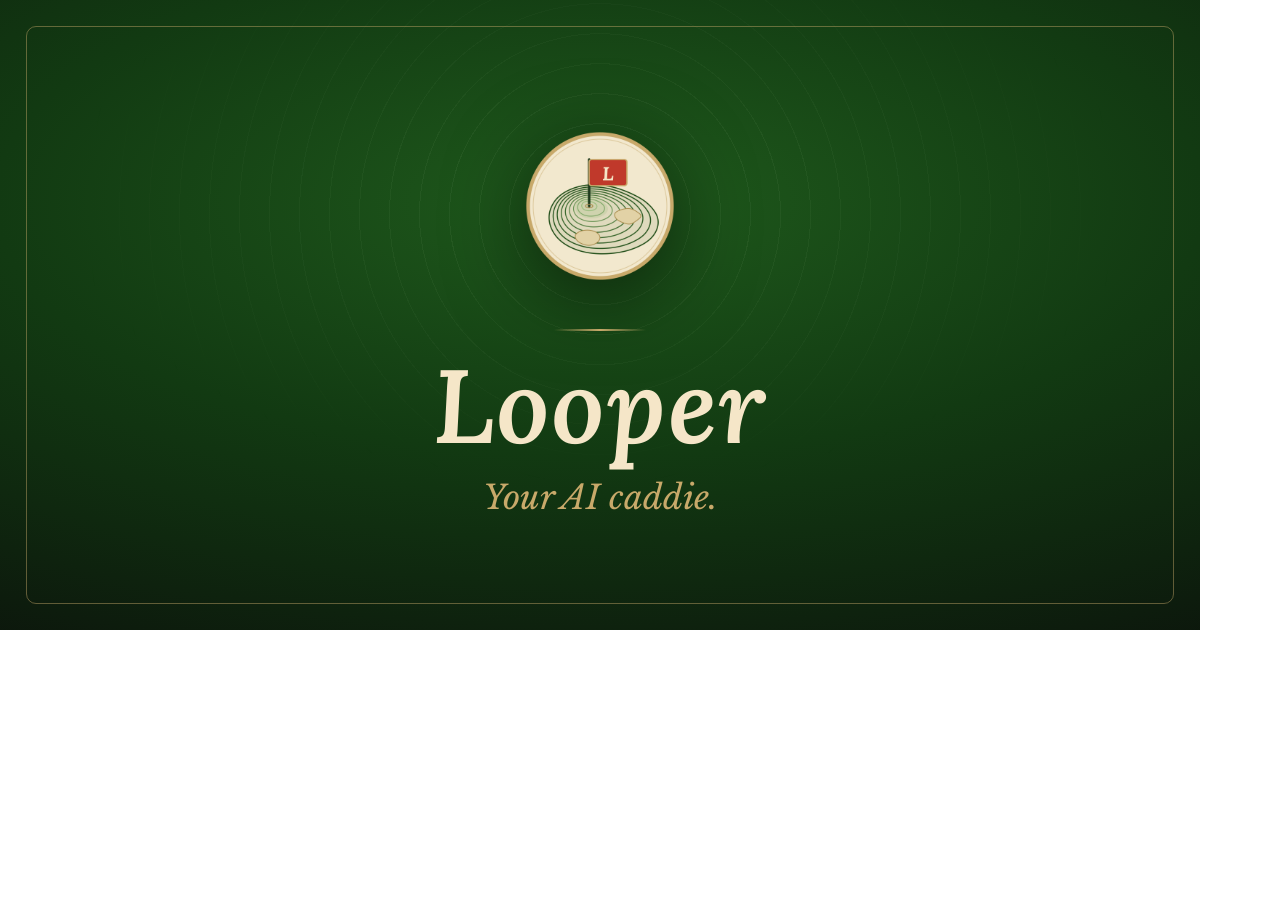
<file: assets/og-card.html>
<!DOCTYPE html>
<html lang="en">
<head>
  <meta charset="UTF-8" />
  <!-- Source template for assets/og.png (1200x630). Regenerate with headless Edge/Chrome. -->
  <link href="https://fonts.googleapis.com/css2?family=Lora:ital,wght@1,600&family=Libre+Baskerville:ital@1&display=swap" rel="stylesheet" />
  <style>
    * { margin: 0; padding: 0; box-sizing: border-box; }
    html, body { width: 1200px; height: 630px; overflow: hidden; }
    .card {
      width: 1200px; height: 630px; position: relative;
      display: flex; flex-direction: column; align-items: center; justify-content: center;
      background:
        radial-gradient(120% 95% at 50% 32%, #1F5A1C 0%, #123A12 42%, #0A0A0A 100%);
      font-family: 'Lora', Georgia, serif;
      overflow: hidden;
    }
    .contour {
      position: absolute; inset: 0;
      background: repeating-radial-gradient(circle at 50% 34%,
        rgba(165,200,150,0.10) 0 1px, transparent 1px 30px);
      -webkit-mask-image: radial-gradient(60% 60% at 50% 32%, #000, transparent 75%);
    }
    .frame {
      position: absolute; inset: 26px; border: 1px solid rgba(200,169,106,0.45);
      border-radius: 10px;
    }
    .emblem { width: 186px; height: 186px; display: block; position: relative;
      filter: drop-shadow(0 16px 40px rgba(0,0,0,0.55)); }
    .rule { width: 92px; height: 2px; margin: 30px 0 22px;
      background: linear-gradient(90deg, transparent, #C8A96A, transparent); position: relative; }
    .wordmark { font-style: italic; font-weight: 600; font-size: 104px; color: #F5E6C8;
      letter-spacing: .01em; line-height: 1; position: relative; }
    .tagline { font-family: 'Libre Baskerville', Georgia, serif; font-style: italic;
      font-size: 33px; color: #C8A96A; margin-top: 20px; position: relative; }
  </style>
</head>
<body>
  <div class="card">
    <div class="contour"></div>
    <div class="frame"></div>
    <img class="emblem" src="emblem.png" alt="" />
    <div class="rule"></div>
    <div class="wordmark">Looper</div>
    <div class="tagline">Your AI caddie.</div>
  </div>
</body>
</html>
</file>
<file: styles.css>
/* ============================================================
   Looper — looperai.golf
   Palette matched to the app (azalea_tokens.dart).
   Dark sections = "Augusta Night"; .paper sections = "Augusta Morning".
   ============================================================ */

:root {
  /* Dark ("Augusta Night") — the default palette */
  --ink:         #0C140E;   /* forest-black anchor used for section blends */
  --paper:       #E6E0D2;   /* warm muted parchment for light sections */
  --bg:          #0C140E;
  --bg-forest:   #0E1810;
  --surface:     #0C140E;
  --card:        #121C14;
  --card-2:      #0E1610;
  --border:      rgba(107, 143, 88, 0.22);
  --border-soft: rgba(107, 143, 88, 0.12);
  --cream:       #F5E6C8;   /* primary text / headings */
  --sage:        #A5C896;   /* body text */
  --sage-dim:    #6B8F58;
  --green:       #2E6B25;
  --green-deep:  #1A5C18;
  --green-bright:#81C784;
  --gold:        #C8A96A;
  --gold-soft:   rgba(200, 169, 106, 0.14);
  --white:       #FFFFFF;
  --blue:        #7DB8F0;

  --font-head:    'Lora', Georgia, 'Times New Roman', serif;
  --font-tagline: 'Libre Baskerville', Georgia, serif;
  --font-body:    'DM Sans', -apple-system, BlinkMacSystemFont, 'Segoe UI', sans-serif;

  --maxw: 1120px;
}

* { box-sizing: border-box; margin: 0; padding: 0; }

html { scroll-behavior: smooth; -webkit-text-size-adjust: 100%; }

body {
  background: var(--bg);
  color: var(--sage);
  font-family: var(--font-body);
  font-size: 17px;
  line-height: 1.65;
  -webkit-font-smoothing: antialiased;
  text-rendering: optimizeLegibility;
  overflow-x: hidden;
}

a { color: var(--green-bright); text-decoration: none; transition: color .18s ease; }
a:hover { color: var(--gold); }

h1, h2, h3 { font-family: var(--font-head); color: var(--cream); line-height: 1.12; font-weight: 600; }

img { max-width: 100%; display: block; }

.wrap { width: 100%; max-width: var(--maxw); margin: 0 auto; padding: 0 24px; }

.eyebrow {
  font-size: 13px;
  letter-spacing: .22em;
  text-transform: uppercase;
  color: var(--gold);
  font-weight: 600;
}

/* A thin gold hairline rule — the splash signature. Draws in when revealed. */
.hairline {
  display: block; width: 56px; height: 2px; border: 0;
  background: linear-gradient(90deg, var(--gold), transparent);
  transform-origin: left center;
}
.section-head.center .hairline { margin-left: auto; margin-right: auto;
  background: linear-gradient(90deg, transparent, var(--gold), transparent); }

/* A faint topographic-contour texture — echoes the emblem's rings. */
.contour {
  position: absolute; inset: 0; z-index: 0; pointer-events: none;
  background:
    repeating-radial-gradient(circle at 72% 26%,
      rgba(107,143,88,0.07) 0 1px, transparent 1px 24px);
  -webkit-mask-image: radial-gradient(120% 90% at 72% 26%, #000 0%, transparent 70%);
          mask-image: radial-gradient(120% 90% at 72% 26%, #000 0%, transparent 70%);
}

/* ---------- Header ---------- */
.site-header {
  position: sticky; top: 0; z-index: 50;
  background: rgba(10, 10, 10, 0.78);
  backdrop-filter: blur(14px);
  -webkit-backdrop-filter: blur(14px);
  border-bottom: 1px solid var(--border-soft);
}
.site-header .wrap {
  display: flex; align-items: center; justify-content: space-between;
  height: 66px;
}
/* Brand lockup: medallion + italic "Looper" wordmark */
.brand {
  display: inline-flex; align-items: center; gap: 11px;
  font-family: var(--font-head); font-style: italic; font-weight: 600;
  font-size: 24px; letter-spacing: .005em; color: var(--gold);
}
.brand:hover { color: var(--gold); }
.brand-mark { width: 45px; height: 45px; border-radius: 50%; display: block; flex-shrink: 0; }
.nav { display: flex; gap: 30px; align-items: center; }
.nav a { color: var(--sage); font-size: 15px; font-weight: 500; letter-spacing: .01em; }
.nav a:hover { color: var(--cream); }
.nav .brand:hover { color: var(--gold); }
.nav-cta {
  border: 1px solid var(--border); border-radius: 999px;
  padding: 8px 18px; color: var(--cream) !important;
}
.nav-cta:hover { border-color: var(--gold); background: var(--gold-soft); }

@media (max-width: 620px) {
  .nav { gap: 18px; }
  .nav a.hide-sm { display: none; }
  .brand { font-size: 21px; }
}

/* ---------- Hero ---------- */
.hero {
  position: relative;
  padding: 43px 0 80px;
  overflow: hidden;
}
.hero::before {
  content: ""; position: absolute; inset: 0; z-index: 0;
  background:
    radial-gradient(900px 520px at 18% 8%, rgba(46, 107, 37, 0.30), transparent 60%),
    radial-gradient(700px 480px at 92% 30%, rgba(200, 169, 106, 0.10), transparent 60%);
  pointer-events: none;
}
.hero .wrap {
  position: relative; z-index: 1;
  display: grid;
  grid-template-columns: 1.05fr 0.95fr;
  gap: 56px;
  align-items: center;
}
/* Hero logo: "Looper" wordmark with the green topographic rings (the inner
   "green" of the medallion) faded in behind it. Word is wider than the rings. */
.hero-logo {
  display: inline-flex; align-items: center; gap: 0; line-height: 1;
  font-size: clamp(62px, 9.5vw, 112px); margin-bottom: 26px;
}
.hl-word {
  position: relative; z-index: 1;   /* "r" sits in front of the emblem */
  font-family: var(--font-head); font-style: italic; font-weight: 600;
  color: var(--cream); line-height: 1; letter-spacing: .005em;
}
.hl-green {
  position: relative; z-index: 0; margin-left: -.64em;  /* tucked further behind "er" */
  width: 1.7em; height: auto; opacity: .85; flex-shrink: 0; pointer-events: none;
}
.hero .hairline { margin-bottom: 24px; }
.hero h1 {
  font-size: clamp(38px, 6vw, 62px);
  font-style: italic;
  letter-spacing: -0.01em;
  margin-bottom: 22px;
}
.hero h1 .accent { color: var(--gold); }
.hero p.lead {
  font-size: clamp(17px, 2.2vw, 20px);
  color: var(--sage);
  max-width: 540px;
  margin-bottom: 34px;
}
.cta-row { display: flex; flex-wrap: wrap; gap: 12px; align-items: center; }

.store-badge {
  display: inline-flex; align-items: center; gap: 10px;
  background: var(--card); border: 1px solid var(--border);
  border-radius: 14px; padding: 11px 16px;
  text-decoration: none;
  transition: border-color .2s ease, background .2s ease;
}
.store-badge:hover { border-color: var(--gold); background: var(--card-2); }
.store-badge svg { width: 26px; height: 26px; flex-shrink: 0; color: var(--cream); }
.store-badge .sb-text { line-height: 1.25; }
.store-badge .sb-top { font-size: 11px; letter-spacing: .1em; text-transform: uppercase; color: var(--gold); margin-right: 7px; }
.store-badge .sb-main { font-size: 16px; color: var(--cream); font-weight: 600; font-family: var(--font-head); }

/* Phone */
.hero-visual { position: relative; display: flex; justify-content: center; }
.phone {
  position: relative;
  width: 280px; max-width: 78vw;
  border-radius: 38px;
  border: 10px solid #0c0c0c;
  outline: 1px solid var(--border);
  box-shadow: 0 30px 80px rgba(0,0,0,0.6), 0 0 0 1px rgba(255,255,255,0.02) inset;
  overflow: hidden;
  background: #000;
}
.phone img { width: 100%; height: auto; }
.hero-visual .glow {
  position: absolute; inset: -10% -20%;
  background: radial-gradient(closest-side, rgba(46,107,37,0.35), transparent 70%);
  filter: blur(20px); z-index: -1;
}

@media (max-width: 880px) {
  .hero .wrap { grid-template-columns: 1fr; gap: 48px; text-align: center; }
  .hero-emblem { margin-left: auto; margin-right: auto; }
  .hero .hairline { margin-left: auto; margin-right: auto;
    background: linear-gradient(90deg, transparent, var(--gold), transparent); }
  .hero p.lead { margin-left: auto; margin-right: auto; }
  .cta-row { justify-content: center; }
}

/* ---------- Section frame ---------- */
section.band { position: relative; padding: 84px 0; scroll-margin-top: 84px; }
section.band .wrap { position: relative; z-index: 1; }

/* Simple gradient bridge between dark <-> paper sections (feathers the
   contrast over ~120px instead of a hard line). */
.fade { height: 120px; border: 0; }
.fade.to-paper { background: linear-gradient(180deg, var(--ink) 0%, var(--paper) 100%); }
.fade.to-dark  { background: linear-gradient(180deg, var(--paper) 0%, var(--ink) 100%); }
@media (max-width: 880px) { .fade { height: 90px; } }
.section-head { max-width: 680px; margin-bottom: 52px; }
.section-head.center { margin-left: auto; margin-right: auto; text-align: center; }
.section-head .hairline { margin-top: 16px; }
.section-head h2 { font-size: clamp(28px, 4vw, 42px); margin: 14px 0 16px; }
.section-head p { color: var(--sage); font-size: 18px; }

/* ---------- Light "paper" sections ----------
   Mirrors the app's "Augusta Morning" palette. We re-map the palette
   vars within the section so every child element recolors automatically. */
.band.paper {
  background: var(--paper);
  --card:        #F2EBD7;
  --card-2:      #EDE6D2;
  --border:      rgba(15,31,14,0.22);
  --border-soft: rgba(15,31,14,0.10);
  --cream:       #0F1F0E;   /* heading / primary text on cream */
  --sage:        #25432A;   /* body text on cream */
  --sage-dim:    #506046;
  --gold:        #8B6914;   /* antique gold reads better on cream */
  --gold-soft:   rgba(139,105,20,0.12);
  --green-bright:#2E6B25;
}
.band.paper .contour {
  background:
    repeating-radial-gradient(circle at 50% 40%,
      rgba(46,107,37,0.06) 0 1px, transparent 1px 26px);
  -webkit-mask-image: radial-gradient(120% 90% at 50% 30%, #000 0%, transparent 72%);
          mask-image: radial-gradient(120% 90% at 50% 30%, #000 0%, transparent 72%);
}

/* ---------- Features ---------- */
.feature-grid {
  display: grid; grid-template-columns: repeat(3, 1fr); gap: 22px;
}
.feature {
  display: grid; grid-template-columns: auto 1fr; column-gap: 15px;
  align-items: center;
  background: linear-gradient(180deg, var(--card), var(--card-2));
  border: 1px solid var(--border-soft);
  border-radius: 18px; padding: 26px 26px;
  transition: border-color .2s ease, transform .2s ease, box-shadow .2s ease;
}
.feature:hover { border-color: var(--border); transform: translateY(-3px); }
.band.paper .feature:hover { box-shadow: 0 14px 34px rgba(15,31,14,0.10); }
.feature-icon {
  width: 44px; height: 44px; border-radius: 12px; flex-shrink: 0;
  display: flex; align-items: center; justify-content: center;
  background: var(--gold-soft); border: 1px solid var(--border);
}
.feature-icon svg { width: 23px; height: 23px; color: var(--gold); }
.feature h3 { font-size: 19px; color: var(--cream); margin: 0; }
.feature p { grid-column: 1 / -1; font-size: 15.5px; color: var(--sage); line-height: 1.6; margin-top: 14px; }

@media (max-width: 860px) { .feature-grid { grid-template-columns: 1fr 1fr; } }
@media (max-width: 560px) { .feature-grid { grid-template-columns: 1fr; } }

/* ---------- Showcase ---------- */
.showcase { background: var(--bg-forest); }
.shots {
  display: flex; gap: 26px; overflow-x: auto; padding: 8px 4px 18px;
  scroll-snap-type: x mandatory;
}
.shot { scroll-snap-align: center; flex: 0 0 auto; text-align: center; }
.shot .phone { width: 290px; }
/* Temper the light-mode screens against the dark section: lowering contrast
   pulls the bright cream down and lifts the dim map up at the same time. */
.shot .phone img { filter: contrast(0.87) saturate(1.05); }
.shot p { margin-top: 16px; color: var(--sage); font-size: 15px; max-width: 248px; }
.shots::-webkit-scrollbar { height: 8px; }
.shots::-webkit-scrollbar-thumb { background: var(--border); border-radius: 8px; }

/* Phone screens: full-bleed swipe carousel, viewport-sized phones, left-snap. */
@media (max-width: 640px) {
  .shots {
    margin-left: -24px; margin-right: -24px;
    padding: 8px 24px 18px;
    scroll-padding-left: 24px;
    gap: 16px;
    -webkit-overflow-scrolling: touch;
  }
  .shot { scroll-snap-align: start; }
  .shot .phone { width: 76vw; max-width: 300px; }
  .shot p { margin-left: auto; margin-right: auto; max-width: 66vw; font-size: 14px; }
}

/* ---------- How it works ---------- */
.steps { display: grid; grid-template-columns: repeat(3, 1fr); gap: 26px; }
.step { padding: 6px; }
.step .num {
  font-family: var(--font-head); font-size: 15px; font-weight: 700;
  color: var(--green-bright); width: 38px; height: 38px; border-radius: 999px;
  border: 1px solid var(--border); display: flex; align-items: center; justify-content: center;
  margin-bottom: 18px;
}
.step h3 { font-size: 19px; color: var(--cream); margin-bottom: 8px; }
.step p { font-size: 15.5px; color: var(--sage); }
@media (max-width: 720px) { .steps { grid-template-columns: 1fr; gap: 22px; } }

/* ---------- CTA band ---------- */
.cta-band { text-align: center; }
.cta-band h2 { font-size: clamp(28px, 4vw, 40px); margin-bottom: 16px; }
.cta-band p { color: var(--sage); max-width: 560px; margin: 0 auto 30px; font-size: 18px; }

/* Waitlist email capture */
.waitlist {
  display: flex; gap: 10px; justify-content: center; flex-wrap: wrap;
  max-width: 480px; margin: 0 auto;
}
.waitlist input[type="email"] {
  flex: 1 1 240px; min-width: 0;
  background: var(--card); border: 1px solid var(--border);
  border-radius: 14px; padding: 13px 18px;
  color: var(--cream); font-family: var(--font-body); font-size: 16px;
}
.waitlist input[type="email"]::placeholder { color: var(--sage-dim); }
.waitlist input[type="email"]:focus { outline: none; border-color: var(--gold); background: var(--card-2); }
.waitlist .btn { flex: 0 0 auto; }
.wl-hp { position: absolute; left: -9999px; width: 1px; height: 1px; opacity: 0; }
.cta-band .wl-msg { min-height: 22px; margin: 14px auto 0; font-size: 15px; color: var(--green-bright); max-width: 480px; }
.cta-band .wl-msg.err { color: var(--danger); }
.cta-band .wl-fine { margin: 16px auto 0; font-size: 14px; color: var(--sage-dim); max-width: 480px; }
@media (max-width: 460px) { .waitlist .btn { flex: 1 1 100%; } }

/* ---------- Footer ---------- */
.site-footer {
  border-top: 1px solid var(--border-soft);
  padding: 54px 0 46px; background: var(--bg);
}
.footer-grid {
  display: flex; flex-wrap: wrap; gap: 30px;
  justify-content: space-between; align-items: flex-start;
}
.footer-brand .brand { margin-bottom: 12px; }
.footer-brand p { color: var(--sage-dim); font-size: 14px; max-width: 320px; }
.footer-links { display: flex; gap: 46px; flex-wrap: wrap; }
.footer-col h4 {
  font-size: 12px; letter-spacing: .16em; text-transform: uppercase;
  color: var(--gold); margin-bottom: 14px; font-family: var(--font-body); font-weight: 700;
}
.footer-col a { display: block; color: var(--sage); font-size: 15px; margin-bottom: 9px; }
.footer-col a:hover { color: var(--cream); }
.footer-legal {
  margin-top: 40px; padding-top: 24px; border-top: 1px solid var(--border-soft);
  color: var(--sage-dim); font-size: 13.5px;
}

/* ---------- Legal / content pages ---------- */
.page-hero { padding: 64px 0 34px; }
.page-hero h1 { font-size: clamp(32px, 5vw, 46px); margin-bottom: 10px; }
.page-hero .meta { color: var(--sage-dim); font-size: 14px; }

.legal { padding: 14px 0 80px; }
.legal .wrap { max-width: 780px; }
.legal h2 {
  font-size: 24px; color: var(--cream); margin: 40px 0 14px;
  padding-top: 12px;
}
.legal h3 { font-size: 18px; color: var(--gold); margin: 26px 0 10px; font-family: var(--font-body); font-weight: 700; }
.legal p { margin-bottom: 16px; color: var(--sage); }
.legal ul { margin: 0 0 18px 22px; }
.legal li { margin-bottom: 9px; color: var(--sage); }
.legal strong { color: var(--cream); }
.legal a { word-break: break-word; }

/* ---------- FAQ ---------- */
.faq { max-width: 780px; }
.faq details {
  border: 1px solid var(--border-soft); border-radius: 14px;
  padding: 4px 22px; margin-bottom: 14px; background: var(--card-2);
}
.faq details[open] { border-color: var(--border); }
.faq summary {
  cursor: pointer; list-style: none; padding: 18px 0;
  font-family: var(--font-head); font-size: 18px; color: var(--cream);
  display: flex; justify-content: space-between; align-items: center; gap: 16px;
}
.faq summary::-webkit-details-marker { display: none; }
.faq summary::after { content: "+"; color: var(--gold); font-size: 24px; line-height: 1; }
.faq details[open] summary::after { content: "\2013"; }
.faq details p { padding: 0 0 20px; color: var(--sage); }

.beta-perk {
  display: inline-block;
  font-size: 14px; color: var(--sage);
  background: var(--gold-soft); border: 1px solid var(--border);
  border-radius: 12px; padding: 10px 16px;
  margin-top: 18px;
}
.beta-perk strong { color: var(--cream); }

/* ---------- Beta join steps (beta.html) ---------- */
.beta-steps { list-style: none; max-width: 780px; margin: 44px 0; display: block; }
.beta-steps li { display: flex; gap: 20px; align-items: flex-start; margin-bottom: 22px; }
.beta-steps-num {
  flex: 0 0 auto; font-family: var(--font-head); font-style: italic; font-weight: 600;
  font-size: 26px; color: var(--gold); line-height: 1.3; width: 34px;
}
.beta-steps div { color: var(--sage); }
.beta-steps strong { color: var(--cream); }
.fine-print { color: var(--sage-dim); font-size: 14px; max-width: 780px; }

/* ---------- Beta: in-app-browser escape hatch ----------
   Facebook/Instagram/etc. open links in an embedded webview. Google blocks
   sign-in in those, so the Google-Groups join step is impossible. Detect it
   (body.is-inapp, set in beta.html) and push the user to a real browser. */
.iab-warn {
  display: none;
  max-width: 900px; margin: 0 auto 26px;
  background: var(--gold-soft);
  border: 1px solid var(--gold);
  border-radius: 16px;
  padding: 20px 22px;
  color: var(--cream);
  font-size: 15.5px; line-height: 1.55;
}
body.is-inapp .iab-warn { display: block; }
.iab-warn p { margin: 0 0 8px; }
.iab-warn strong { color: var(--gold); }
.iab-warn .iab-hint { color: var(--sage); font-size: 14.5px; }
.iab-warn .btn { margin-top: 10px; }

/* ---------- Beta: dual-platform cards ---------- */
.platform-grid {
  display: grid; grid-template-columns: 1fr 1fr; gap: 22px;
  max-width: 900px; margin: 0 auto 30px;
  align-items: start; /* cards size to their own content — the Android card is much shorter than the iPhone one */
}
@media (max-width: 760px) { .platform-grid { grid-template-columns: 1fr; } }
.platform-card {
  background: linear-gradient(180deg, var(--card), var(--card-2));
  border: 1px solid var(--border); border-radius: 18px;
  padding: 30px 28px; display: flex; flex-direction: column;
}
.platform-card h2 {
  font-size: 22px; margin: 0 0 4px; padding: 0; border: 0;
  display: flex; align-items: center; gap: 10px;
}
.platform-card h2 svg { width: 22px; height: 22px; fill: currentColor; }
.platform-card .pc-sub { color: var(--sage-dim); font-size: 13px; margin: 0 0 20px; }
.platform-card .btn { width: 100%; margin-bottom: 4px; }
.platform-card .btn:not(.btn-block) { justify-content: center; }
.platform-badge {
  display: none; font-family: var(--font-body); font-size: 11px;
  font-weight: 700; letter-spacing: .08em; text-transform: uppercase;
  color: #1f3a14; background: var(--gold); border-radius: 999px;
  padding: 3px 11px; margin-bottom: 14px; width: fit-content;
}
body.is-ios .platform-card.ios .platform-badge,
body.is-android .platform-card.android .platform-badge { display: inline-block; }
@media (max-width: 760px) {
  body.is-android .platform-card.android,
  body.is-ios .platform-card.ios { order: -1; }
}
.pc-steps { list-style: none; margin: 4px 0 0; padding: 0; }
.pc-steps li {
  display: flex; gap: 13px; align-items: flex-start; margin-bottom: 14px;
  font-size: 14.5px; color: var(--sage); line-height: 1.5;
}
.pc-steps .n {
  flex: 0 0 auto; font-family: var(--font-head); font-style: italic;
  font-weight: 600; font-size: 18px; color: var(--gold); width: 18px;
}
.pc-steps strong { color: var(--cream); }
.pc-steps a { word-break: break-word; }
.pc-note {
  font-size: 12.5px; color: var(--sage-dim); line-height: 1.5;
  margin-top: auto; padding-top: 16px;
}
.pc-actions { display: flex; flex-direction: column; gap: 11px; margin: 2px 0 4px; }
.btn-block {
  display: flex; align-items: center; gap: 10px; width: 100%;
  justify-content: flex-start;
}
.btn-block .bn {
  flex: 0 0 auto; width: 22px; height: 22px; border-radius: 50%;
  display: inline-flex; align-items: center; justify-content: center;
  background: rgba(31, 58, 20, 0.28); color: #1f3a14;
  font-family: var(--font-head); font-style: italic; font-weight: 700;
  font-size: 14px;
}

.contact-card {
  background: linear-gradient(180deg, var(--card), var(--card-2));
  border: 1px solid var(--border); border-radius: 18px;
  padding: 34px; margin-bottom: 44px; text-align: center;
}
.contact-card h2 { border: 0; padding: 0; margin: 0 0 10px; font-size: 24px; }
.contact-card p { margin-bottom: 18px; }
.contact-card .email {
  font-family: var(--font-head); font-size: 22px; color: var(--gold);
}

/* ---------- Buttons ---------- */
.btn {
  display: inline-flex; align-items: center; gap: 10px;
  background: var(--gold); color: #1f3a14 !important;
  font-family: var(--font-head); font-weight: 700; font-size: 16px;
  padding: 14px 28px; border-radius: 14px; border: 0;
  transition: transform .15s ease, box-shadow .2s ease;
}
.btn:hover { transform: translateY(-2px); box-shadow: 0 10px 30px rgba(200,169,106,0.22); color: #1f3a14 !important; }
.btn-ghost {
  background: transparent; color: var(--cream) !important;
  border: 1px solid var(--border);
}
.btn-ghost:hover { border-color: var(--gold); background: var(--gold-soft); box-shadow: none; }

.back-link { display: inline-block; margin-bottom: 8px; color: var(--sage-dim); font-size: 14px; }


/* ============================================================
   Motion — hero load reveal + scroll reveals. All disabled under
   prefers-reduced-motion (see the block at the very bottom).
   ============================================================ */

@keyframes lineDraw { from { transform: scaleX(0); } to { transform: scaleX(1); } }
@keyframes riseIn   { from { opacity: 0; transform: translateY(16px); }
                      to   { opacity: 1; transform: none; } }

/* Gentle hero cascade on load (no gimmicks) */
.hero-logo      { animation: riseIn .7s ease .1s both; }
.hero .hairline { animation: lineDraw .7s ease .4s both; }
.hero h1        { animation: riseIn .7s ease .5s both; }
.hero p.lead    { animation: riseIn .7s ease .64s both; }
.hero .cta-row  { animation: riseIn .7s ease .78s both; }

/* Scroll-in reveal — JS adds .in when the element enters the viewport */
.reveal { opacity: 0; transform: translateY(20px);
  transition: opacity .65s ease, transform .65s ease; }
.reveal.in { opacity: 1; transform: none; }
.reveal.d1 { transition-delay: .08s; }
.reveal.d2 { transition-delay: .16s; }
.reveal.d3 { transition-delay: .24s; }
/* Left-to-right stagger within grids (no per-card markup needed) */
.feature-grid .reveal:nth-child(3n+2) { transition-delay: .08s; }
.feature-grid .reveal:nth-child(3n)   { transition-delay: .16s; }
.steps .reveal:nth-child(2) { transition-delay: .08s; }
.steps .reveal:nth-child(3) { transition-delay: .16s; }
.reveal .hairline { transform: scaleX(0); transition: transform .6s ease .15s; }
.reveal.in .hairline { transform: scaleX(1); }

/* ---------- Lightbox: tap a carousel screen to read it zoomed ---------- */
.shot .phone { cursor: zoom-in; }
.lightbox {
  position: fixed; inset: 0; z-index: 100;
  background: rgba(8, 12, 9, 0.94);
  -webkit-backdrop-filter: blur(8px); backdrop-filter: blur(8px);
  overflow-y: auto; overscroll-behavior: contain;
  opacity: 0; visibility: hidden;
  transition: opacity .25s ease, visibility .25s ease;
}
.lightbox.open { opacity: 1; visibility: visible; }
.lb-scroll {
  min-height: 100%; box-sizing: border-box;
  display: flex; align-items: flex-start; justify-content: center;
  padding: 46px 16px 76px;
}
.lb-figure { margin: 0; cursor: default; }
.lb-figure img {
  width: min(460px, 90vw); height: auto; display: block;
  border-radius: 32px; border: 9px solid #0c0c0c;
  box-shadow: 0 30px 90px rgba(0,0,0,0.6);
}
.lb-figure figcaption {
  text-align: center; color: var(--sage); font-size: 15px; line-height: 1.5;
  margin: 20px auto 0; max-width: min(460px, 90vw);
}
.lb-close, .lb-nav {
  position: fixed; z-index: 101; cursor: pointer;
  width: 46px; height: 46px; border-radius: 999px;
  display: flex; align-items: center; justify-content: center;
  background: rgba(18, 28, 20, 0.78); border: 1px solid var(--border);
  color: var(--cream); font-size: 26px; line-height: 1;
  -webkit-backdrop-filter: blur(6px); backdrop-filter: blur(6px);
  transition: border-color .18s ease, background .18s ease;
}
.lb-close:hover, .lb-nav:hover { border-color: var(--gold); background: rgba(18, 28, 20, 0.96); }
.lb-close { top: 18px; right: 18px; }
.lb-nav { top: 50%; transform: translateY(-50%); font-size: 30px; }
.lb-prev { left: 18px; }
.lb-next { right: 18px; }
@media (max-width: 560px) { .lb-nav { top: auto; bottom: 20px; transform: none; } }

/* ---------- Waitlist confirmation modal ---------- */
.wl-modal {
  position: fixed; inset: 0; z-index: 120;
  background: rgba(8, 12, 9, 0.82);
  -webkit-backdrop-filter: blur(8px); backdrop-filter: blur(8px);
  display: flex; align-items: center; justify-content: center;
  padding: 24px;
  opacity: 0; visibility: hidden;
  transition: opacity .25s ease, visibility .25s ease;
}
.wl-modal.open { opacity: 1; visibility: visible; }
.wl-modal-card {
  position: relative; box-sizing: border-box;
  width: min(440px, 100%);
  background: var(--card); border: 1px solid var(--border);
  border-radius: 20px; padding: 42px 32px 34px;
  text-align: center;
  box-shadow: 0 30px 90px rgba(0,0,0,0.6);
  transform: translateY(12px) scale(0.98);
  transition: transform .28s cubic-bezier(.2,.7,.2,1);
}
.wl-modal.open .wl-modal-card { transform: none; }
.wl-modal-close {
  position: absolute; top: 14px; right: 14px;
  width: 38px; height: 38px; border-radius: 999px;
  display: flex; align-items: center; justify-content: center;
  background: transparent; border: 1px solid var(--border);
  color: var(--cream); font-size: 22px; line-height: 1; cursor: pointer;
  transition: border-color .18s ease, background .18s ease;
}
.wl-modal-close:hover { border-color: var(--gold); background: var(--gold-soft); }
.wl-modal-mark {
  width: 64px; height: 64px; margin: 0 auto 18px;
  border-radius: 999px;
  display: flex; align-items: center; justify-content: center;
  background: var(--gold-soft); border: 1px solid var(--border);
}
.wl-modal-mark svg { width: 30px; height: 30px; color: var(--gold); }
.wl-modal h3 {
  font-family: var(--font-head); font-size: 26px; color: var(--cream);
  margin: 10px 0 14px;
}
.wl-modal p {
  font-size: 15px; line-height: 1.6; color: var(--sage);
  margin: 0 auto 14px; max-width: 340px;
}
.wl-modal p strong { color: var(--cream); font-weight: 600; }
.wl-modal-spam {
  font-size: 13.5px; color: var(--sage);
  background: var(--gold-soft); border: 1px solid var(--border);
  border-radius: 12px; padding: 12px 16px;
}
.wl-modal .btn { margin-top: 8px; }
/* Stacked so the beta link reads as the primary action and the dismiss
   sits under it, rather than the two competing side by side. */
.wl-modal-actions { display: flex; flex-direction: column; gap: 10px; margin-top: 14px; }
.wl-modal-actions .btn { justify-content: center; margin-top: 0; }

@media (prefers-reduced-motion: reduce) {
  html { scroll-behavior: auto; }
  .lightbox { transition: none; }
  .wl-modal, .wl-modal-card { transition: none; }
  .hero-logo, .hero .hairline, .hero h1, .hero p.lead, .hero .cta-row { animation: none; }
  .reveal { opacity: 1; transform: none; transition: none; }
  .reveal .hairline { transform: scaleX(1); transition: none; }
}
</file>
